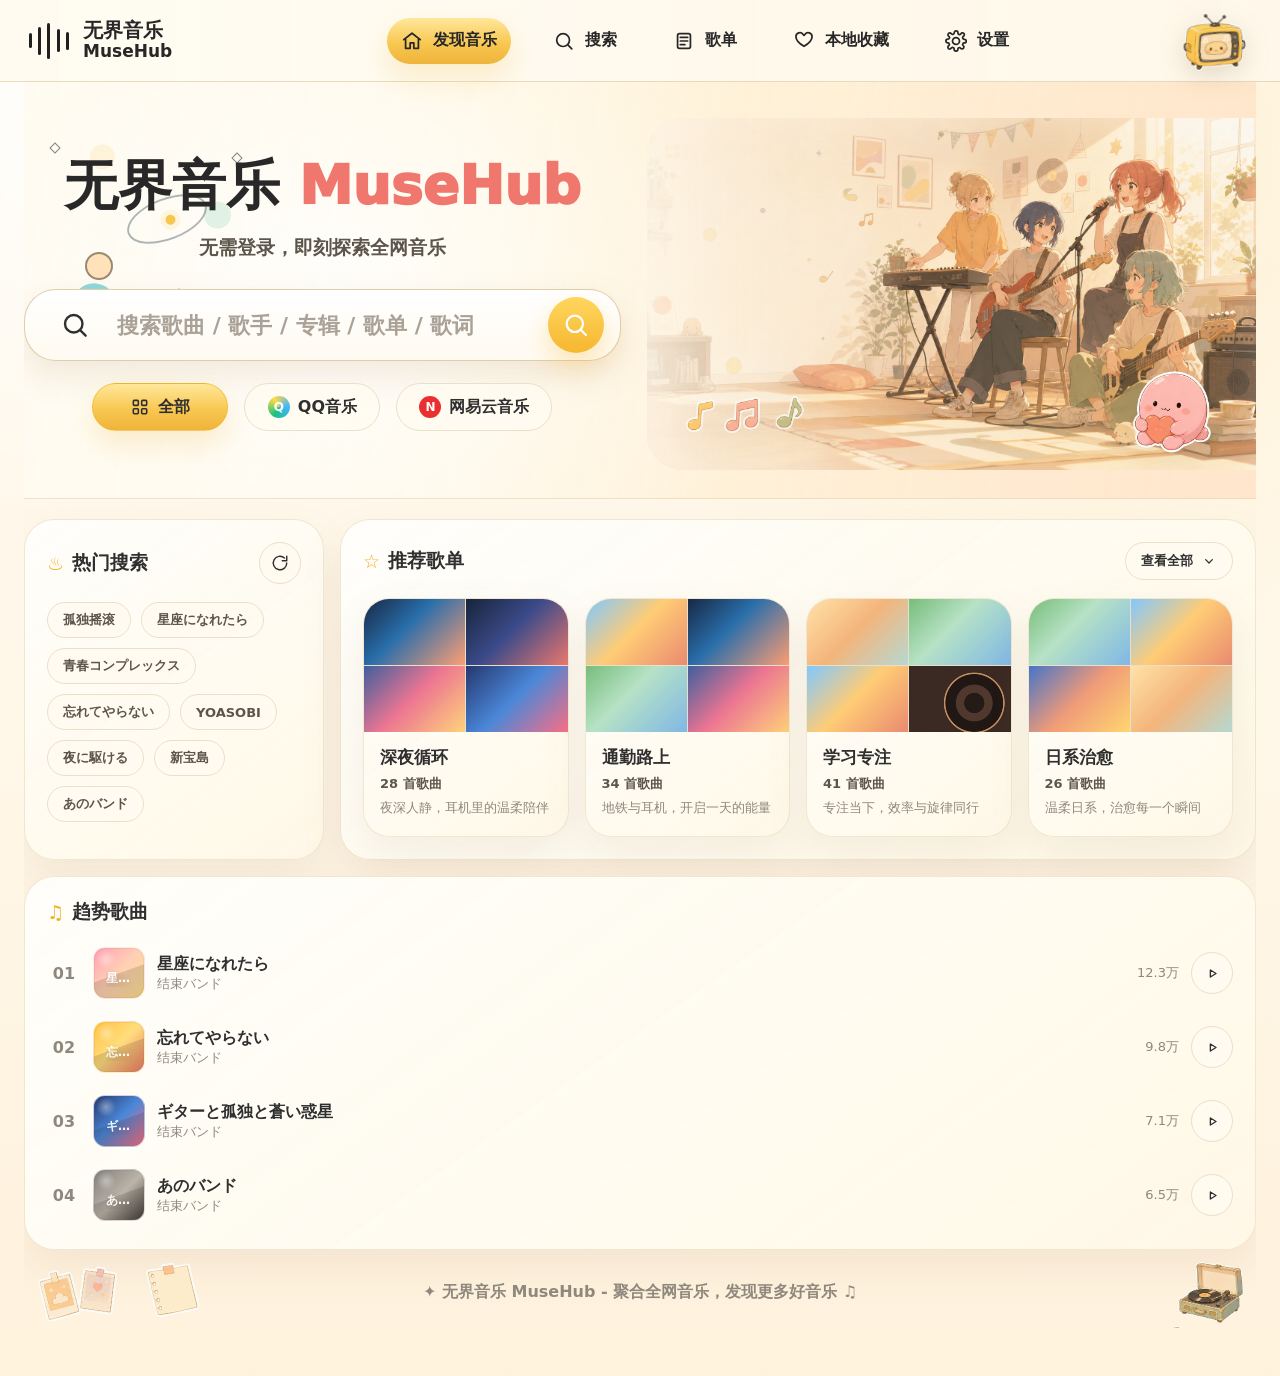
<file: index.html>
<!doctype html>
<html lang="zh-CN">
  <head>
    <meta charset="utf-8">
    <meta name="viewport" content="width=device-width, initial-scale=1, viewport-fit=cover">
    <meta name="theme-color" content="#fff7e8">
    <meta name="description" content="无界音乐 MuseHub 是一个温暖的纯前端音乐聚合探索平台，支持音乐搜索、播放、歌词、本地收藏、本地歌单与响应式体验。">
    <meta name="application-name" content="MuseHub">
    <meta name="apple-mobile-web-app-title" content="MuseHub">
    <meta property="og:locale" content="zh_CN">
    <meta property="og:type" content="website">
    <meta property="og:title" content="无界音乐 MuseHub">
    <meta property="og:description" content="无需登录，探索音乐、歌词和本地收藏的温暖前端音乐空间。">
    <meta property="og:image" content="./assets/bg/home-hero-room.webp">
    <meta name="twitter:card" content="summary_large_image">
    <meta name="twitter:title" content="无界音乐 MuseHub">
    <meta name="twitter:description" content="纯前端音乐搜索、播放、歌词与本地歌单体验。">
    <meta name="twitter:image" content="./assets/bg/home-hero-room.webp">
    <title>无界音乐 MuseHub - 发现音乐</title>
    <link rel="icon" href="./favicon.ico" sizes="any">
    <link rel="icon" type="image/png" sizes="32x32" href="./favicon-32x32.png">
    <link rel="apple-touch-icon" href="./apple-touch-icon.png">
    <link rel="manifest" href="./site.webmanifest">
    <link rel="preload" as="image" href="./assets/avatars/musehub-tv-avatar.png" fetchpriority="high">
    <link rel="prefetch" as="image" href="./assets/bg/home-hero-room.webp">
    <link rel="stylesheet" href="./css/reset.css?v=21">
    <link rel="stylesheet" href="./css/variables.css?v=21">
    <link rel="stylesheet" href="./css/layout.css?v=21">
    <link rel="stylesheet" href="./css/components.css?v=21">
    <link rel="stylesheet" href="./css/pages.css?v=21">
    <link rel="stylesheet" href="./css/polish.css?v=21">
    <link rel="stylesheet" href="./css/responsive.css?v=21">
  </head>
  <body>
    <div id="app" class="app-shell"></div>
    <div id="toast-root" aria-live="polite" aria-atomic="true"></div>

    <script src="./js/mock.js?v=21" defer></script>
    <script src="./js/storage.js?v=21" defer></script>
    <script src="./js/api.js?v=21" defer></script>
    <script src="./js/normalize.js?v=21" defer></script>
    <script src="./js/search-service.js?v=21" defer></script>
    <script src="./js/lyric-service.js?v=21" defer></script>
    <script src="./js/player-service.js?v=21" defer></script>
    <script src="./js/lyric.js?v=21" defer></script>
    <script src="./js/player.js?v=21" defer></script>
    <script src="./js/ui.js?v=21" defer></script>
    <script src="./js/router.js?v=21" defer></script>
    <script src="./js/main.js?v=21" defer></script>
  </body>
</html>
</file>
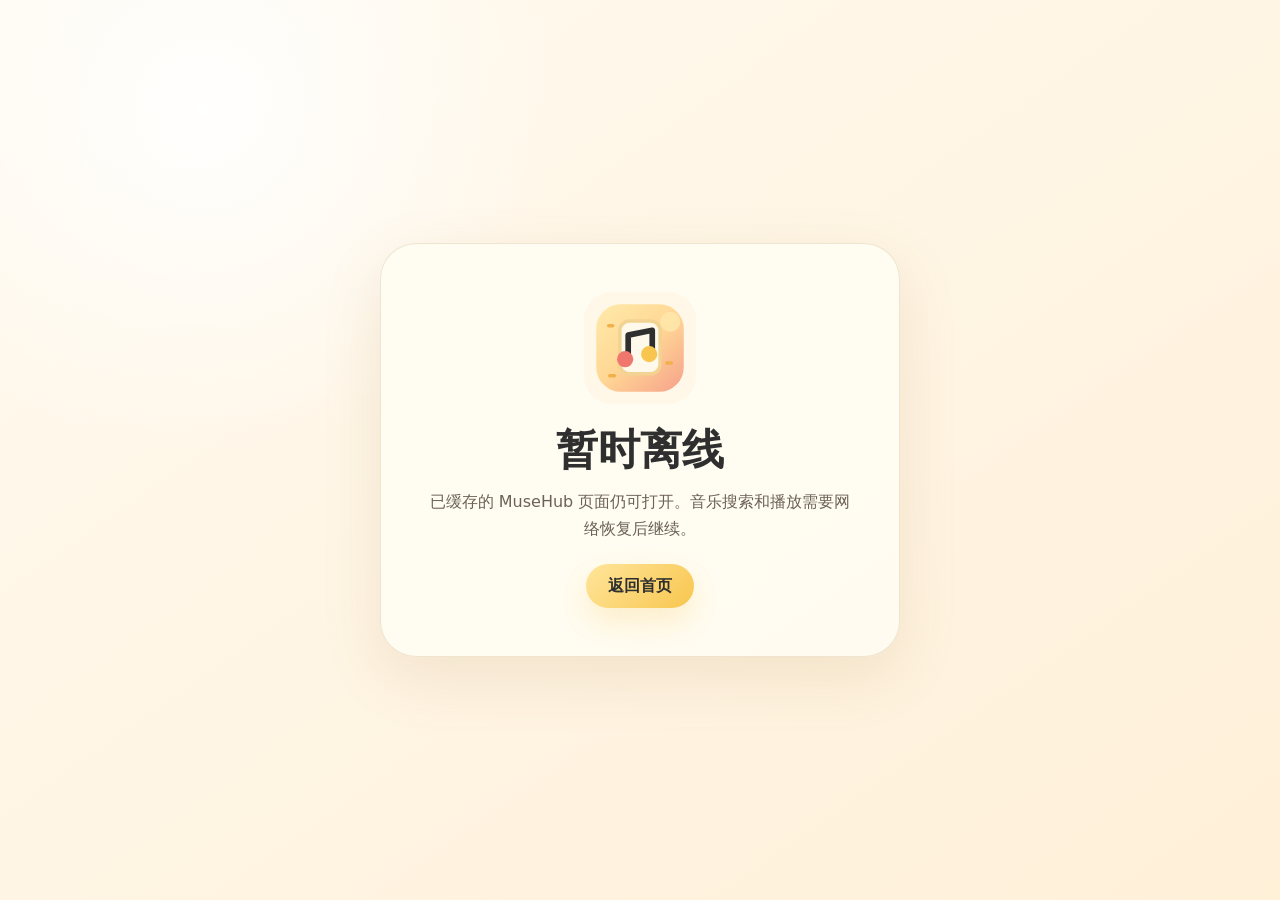
<file: offline.html>
<!doctype html>
<html lang="zh-CN">
  <head>
    <meta charset="utf-8">
    <meta name="viewport" content="width=device-width, initial-scale=1">
    <meta name="theme-color" content="#fff7e8">
    <title>MuseHub 离线中</title>
    <style>
      * { box-sizing: border-box; }
      body {
        min-height: 100vh;
        margin: 0;
        display: grid;
        place-items: center;
        padding: 24px;
        color: #2f2f2f;
        font-family: Inter, "PingFang SC", "Microsoft YaHei", system-ui, sans-serif;
        background:
          radial-gradient(circle at 16% 12%, rgba(255, 255, 255, .94), transparent 22rem),
          linear-gradient(145deg, #fffaf0, #fff0d8);
      }
      main {
        width: min(520px, 100%);
        padding: clamp(28px, 6vw, 48px);
        text-align: center;
        border: 1px solid rgba(234, 223, 200, .8);
        border-radius: 36px;
        background: rgba(255, 252, 242, .92);
        box-shadow: 0 20px 60px rgba(160, 120, 60, .14);
      }
      img {
        width: 112px;
        height: 112px;
        display: block;
        margin: 0 auto 18px;
      }
      h1 { margin: 0 0 10px; font-size: clamp(28px, 6vw, 42px); }
      p { margin: 0 0 22px; color: #6c6256; line-height: 1.7; }
      a {
        min-height: 44px;
        display: inline-flex;
        align-items: center;
        justify-content: center;
        padding: 0 22px;
        border-radius: 999px;
        color: #2f2f2f;
        font-weight: 800;
        text-decoration: none;
        background: linear-gradient(135deg, #ffe59a, #f8c64f);
        box-shadow: 0 14px 30px rgba(248, 198, 79, .24);
      }
    </style>
  </head>
  <body>
    <main>
      <img src="./assets/icons/musehub-mark.svg" alt="">
      <h1>暂时离线</h1>
      <p>已缓存的 MuseHub 页面仍可打开。音乐搜索和播放需要网络恢复后继续。</p>
      <a href="./#/home">返回首页</a>
    </main>
  </body>
</html>
</file>
<file: css/variables.css>
:root {
  --color-bg: #fff7e8;
  --color-bg-soft: #fffaf0;
  --color-bg-warm: #fff0d8;
  --color-card: rgba(255, 252, 242, 0.9);
  --color-card-strong: rgba(255, 249, 234, 0.96);
  --color-primary: #f8c64f;
  --color-primary-deep: #f3ae24;
  --color-primary-light: #ffe59a;
  --color-accent: #ef776e;
  --color-accent-soft: #ffe2d8;
  --color-mint: #94d8b7;
  --color-blue: #88b8f3;
  --color-purple: #b894f2;
  --color-text: #2f2f2f;
  --color-text-soft: #5c554b;
  --color-text-muted: #8f887d;
  --color-border: #eadfc8;
  --color-border-soft: rgba(234, 223, 200, 0.72);
  --color-white: #fffefa;
  --radius-xl: 34px;
  --radius-lg: 28px;
  --radius-md: 20px;
  --radius-sm: 14px;
  --radius-xs: 10px;
  --shadow-soft: 0 12px 32px rgba(160, 120, 60, 0.12);
  --shadow-card: 0 18px 46px rgba(178, 128, 66, 0.13);
  --shadow-glow: 0 24px 70px rgba(248, 198, 79, 0.24);
  --header-height: 82px;
  --page-max: 1640px;
  --ease-out: cubic-bezier(0.2, 0.8, 0.2, 1);
}

body.theme-mint {
  --color-bg: #f3fbf2;
  --color-bg-soft: #fbfff8;
  --color-bg-warm: #e9f7df;
  --color-card: rgba(250, 255, 247, 0.92);
  --color-card-strong: rgba(252, 255, 249, 0.96);
  --color-primary: #9dd982;
  --color-primary-deep: #6bbf63;
  --color-primary-light: #dff4b9;
  --color-accent: #58a889;
  --color-accent-soft: #dcf3e8;
  --color-text: #263a31;
  --color-text-soft: #53665c;
  --color-text-muted: #809087;
  --color-border: #dcebcf;
  --shadow-soft: 0 12px 32px rgba(86, 144, 82, 0.12);
}

body.theme-night {
  --color-bg: #eeeaf4;
  --color-bg-soft: #faf7f1;
  --color-bg-warm: #e5deed;
  --color-card: rgba(255, 250, 241, 0.9);
  --color-card-strong: rgba(255, 251, 244, 0.96);
  --color-primary: #f0c76a;
  --color-primary-deep: #c89142;
  --color-primary-light: #ffe7ab;
  --color-accent: #858dcc;
  --color-accent-soft: #e7e8ff;
  --color-text: #303044;
  --color-text-soft: #5b586f;
  --color-text-muted: #8a8499;
  --color-border: #ded2c3;
  --shadow-soft: 0 12px 32px rgba(83, 78, 112, 0.13);
}

body.theme-sakura {
  --color-bg: #fff2ee;
  --color-bg-soft: #fffaf5;
  --color-bg-warm: #ffe5df;
  --color-card: rgba(255, 250, 246, 0.92);
  --color-card-strong: rgba(255, 249, 246, 0.96);
  --color-primary: #ffc96f;
  --color-primary-deep: #ef9b6f;
  --color-primary-light: #ffe5b1;
  --color-accent: #ef888e;
  --color-accent-soft: #ffe1e5;
  --color-text: #3a2d2f;
  --color-text-soft: #675253;
  --color-text-muted: #967f7f;
  --color-border: #eed7cf;
  --shadow-soft: 0 12px 32px rgba(176, 102, 92, 0.12);
}
</file>
<file: css/layout.css>
body {
  background:
    radial-gradient(circle at 8% 8%, rgba(255, 255, 255, 0.85), transparent 26rem),
    radial-gradient(circle at 84% 10%, rgba(255, 220, 142, 0.28), transparent 34rem),
    linear-gradient(180deg, var(--color-bg-soft) 0%, var(--color-bg) 52%, #fff2dd 100%);
}

body.has-player-dock {
  padding-bottom: 108px;
}

.app-shell {
  min-height: 100vh;
  position: relative;
}

.site-main {
  position: relative;
  z-index: 1;
}

.page {
  width: min(var(--page-max), calc(100vw - 48px));
  margin: 0 auto;
  padding: 28px 0 42px;
}

.page--wide {
  width: min(1720px, calc(100vw - 48px));
}

.page--flush {
  width: 100%;
  max-width: none;
  padding: 0;
}

.content-band {
  width: min(var(--page-max), calc(100vw - 48px));
  margin: 0 auto;
}

.two-column {
  display: grid;
  grid-template-columns: minmax(0, 1fr) 420px;
  gap: 18px;
  align-items: start;
}

.sidebar-layout {
  display: grid;
  grid-template-columns: 230px minmax(0, 1fr);
  gap: 30px;
  align-items: start;
}

.settings-layout {
  display: grid;
  grid-template-columns: 230px minmax(0, 1fr);
  gap: 28px;
}

.main-grid {
  display: grid;
  gap: 18px;
}

.grid-2 {
  display: grid;
  grid-template-columns: repeat(2, minmax(0, 1fr));
  gap: 18px;
}

.grid-3 {
  display: grid;
  grid-template-columns: repeat(3, minmax(0, 1fr));
  gap: 18px;
}

.grid-4 {
  display: grid;
  grid-template-columns: repeat(4, minmax(0, 1fr));
  gap: 18px;
}

.grid-6 {
  display: grid;
  grid-template-columns: repeat(6, minmax(0, 1fr));
  gap: 16px;
}

.row {
  display: flex;
  align-items: center;
}

.row-between {
  display: flex;
  align-items: center;
  justify-content: space-between;
  gap: 14px;
}

.stack {
  display: grid;
  gap: 14px;
}

.surface {
  border: 1px solid var(--color-border-soft);
  border-radius: var(--radius-lg);
  background:
    linear-gradient(145deg, rgba(255, 255, 255, 0.66), rgba(255, 246, 224, 0.58)),
    var(--color-card);
  box-shadow: var(--shadow-soft);
  backdrop-filter: blur(16px);
}

.section-title {
  display: flex;
  align-items: center;
  gap: 8px;
  color: var(--color-text);
  font-size: 19px;
  font-weight: 800;
  letter-spacing: 0;
}

.section-title .title-mark {
  color: var(--color-primary-deep);
}

.muted {
  color: var(--color-text-muted);
}

.sr-only {
  position: absolute;
  width: 1px;
  height: 1px;
  padding: 0;
  margin: -1px;
  overflow: hidden;
  clip: rect(0, 0, 0, 0);
  white-space: nowrap;
  border: 0;
}

@media (max-width: 1180px) {
  .two-column,
  .settings-layout,
  .sidebar-layout {
    grid-template-columns: 1fr;
  }

  .grid-4,
  .grid-6 {
    grid-template-columns: repeat(3, minmax(0, 1fr));
  }
}

@media (max-width: 760px) {
  .page,
  .content-band,
  .page--wide {
    width: min(100% - 28px, var(--page-max));
  }

  .page {
    padding-top: 18px;
  }

  .grid-2,
  .grid-3,
  .grid-4,
  .grid-6 {
    grid-template-columns: 1fr;
  }
}
</file>
<file: css/components.css>
.site-header {
  position: sticky;
  top: 0;
  z-index: 20;
  height: var(--header-height);
  border-bottom: 1px solid rgba(218, 199, 162, 0.62);
  background:
    linear-gradient(90deg, rgba(255, 252, 242, 0.92), rgba(255, 247, 232, 0.88)),
    rgba(255, 250, 240, 0.88);
  backdrop-filter: blur(18px);
}

.header-inner {
  width: min(1720px, calc(100vw - 56px));
  height: 100%;
  margin: 0 auto;
  display: grid;
  grid-template-columns: 240px minmax(0, 1fr) 150px;
  align-items: center;
  gap: 22px;
}

.brand {
  display: inline-flex;
  align-items: center;
  gap: 13px;
  font-weight: 900;
  line-height: 1.05;
  color: #272727;
}

.brand-mark {
  position: relative;
  width: 42px;
  height: 38px;
  display: grid;
  grid-template-columns: repeat(5, 1fr);
  gap: 4px;
  align-items: center;
}

.brand-mark span {
  display: block;
  width: 3px;
  margin: 0 auto;
  border-radius: 999px;
  background: #202020;
}

.brand-mark span:nth-child(1) { height: 15px; }
.brand-mark span:nth-child(2) { height: 28px; }
.brand-mark span:nth-child(3) { height: 36px; }
.brand-mark span:nth-child(4) { height: 23px; }
.brand-mark span:nth-child(5) { height: 18px; }

.brand-title {
  display: grid;
  gap: 2px;
}

.brand-title strong {
  font-size: 20px;
  letter-spacing: 0;
}

.brand-title span {
  font-size: 17px;
  font-weight: 800;
}

.main-nav {
  display: flex;
  justify-content: center;
  align-items: center;
  gap: clamp(10px, 2.2vw, 34px);
}

.nav-link {
  min-height: 46px;
  display: inline-flex;
  align-items: center;
  gap: 10px;
  padding: 0 20px;
  border-radius: 999px;
  color: #272727;
  font-weight: 750;
  transition: transform 0.2s var(--ease-out), background 0.2s var(--ease-out), box-shadow 0.2s var(--ease-out);
}

.nav-link:hover {
  transform: translateY(-1px);
  background: rgba(255, 239, 199, 0.72);
}

.nav-link.is-active {
  background: linear-gradient(180deg, #ffefc6, #ffe7aa);
  box-shadow: inset 0 0 0 1px rgba(240, 189, 70, 0.28);
}

.header-avatar {
  justify-self: end;
}

.brand-tv-img {
  width: 74px;
  height: 66px;
  object-fit: contain;
  filter: drop-shadow(0 8px 12px rgba(114, 78, 31, 0.18));
  transform: rotate(4deg);
}

.tv-avatar {
  position: relative;
  width: 74px;
  height: 66px;
  transform: rotate(4deg);
}

.tv-avatar::before,
.tv-avatar::after {
  content: "";
  position: absolute;
  top: -8px;
  width: 16px;
  height: 2px;
  border-radius: 999px;
  background: #242424;
}

.tv-avatar::before {
  left: 20px;
  transform: rotate(42deg);
}

.tv-avatar::after {
  left: 35px;
  transform: rotate(-48deg);
}

.tv-shell {
  position: absolute;
  inset: 7px 6px 6px 5px;
  border: 3px solid #232323;
  border-radius: 16px 14px 18px 14px;
  background: linear-gradient(135deg, #ffe37f, #f2b23c);
  box-shadow: 0 8px 16px rgba(114, 78, 31, 0.18);
}

.tv-screen {
  position: absolute;
  inset: 10px 14px 12px 11px;
  display: grid;
  place-items: center;
  overflow: hidden;
  border: 2px solid #232323;
  border-radius: 11px;
  background:
    radial-gradient(circle at 35% 30%, #ffd2d7 0 16%, transparent 17%),
    linear-gradient(135deg, #ffb7c0, #f68f9c 54%, #ffd3a6);
}

.tv-face {
  position: relative;
  width: 35px;
  height: 35px;
  border-radius: 50% 50% 45% 45%;
  background: #ffd4c7;
}

.tv-face::before,
.tv-face::after {
  content: "";
  position: absolute;
  top: 14px;
  width: 4px;
  height: 6px;
  border-radius: 50%;
  background: #3d3434;
}

.tv-face::before { left: 9px; }
.tv-face::after { right: 9px; }

.tv-hair {
  position: absolute;
  left: 7px;
  top: -2px;
  width: 36px;
  height: 24px;
  border-radius: 18px 18px 12px 12px;
  background: #f68ca2;
  transform: rotate(-7deg);
}

.tv-knob {
  position: absolute;
  right: 5px;
  top: 22px;
  width: 7px;
  height: 7px;
  border-radius: 50%;
  background: #2d2926;
  box-shadow: 0 13px 0 #2d2926;
}

.btn,
.pill-btn,
.icon-btn,
.source-tab,
.category-tab,
.chip {
  display: inline-flex;
  align-items: center;
  justify-content: center;
  gap: 8px;
  border: 1px solid var(--color-border);
  border-radius: 999px;
  background: rgba(255, 251, 241, 0.76);
  color: var(--color-text);
  transition: transform 0.2s var(--ease-out), box-shadow 0.2s var(--ease-out), background 0.2s var(--ease-out), border 0.2s var(--ease-out);
}

.btn:hover,
.pill-btn:hover,
.icon-btn:hover,
.source-tab:hover,
.category-tab:hover,
.chip:hover {
  transform: translateY(-1px);
  box-shadow: 0 8px 22px rgba(163, 122, 61, 0.11);
}

.btn {
  min-height: 42px;
  padding: 0 18px;
  font-weight: 750;
}

.btn-primary {
  border-color: rgba(240, 181, 37, 0.44);
  background: linear-gradient(180deg, var(--color-primary-light), var(--color-primary));
  box-shadow: var(--shadow-glow);
}

.pill-btn {
  min-height: 38px;
  padding: 0 15px;
  font-size: 13px;
  font-weight: 700;
}

.icon-btn {
  width: 42px;
  height: 42px;
  padding: 0;
}

.spin-icon {
  animation: iconSpin 0.9s linear infinite;
}

.icon-btn.is-loading {
  pointer-events: none;
}

@keyframes iconSpin {
  to { transform: rotate(360deg); }
}

.icon-btn.is-large {
  width: 58px;
  height: 58px;
}

.icon-btn.is-primary {
  border-color: rgba(239, 174, 35, 0.58);
  background: linear-gradient(180deg, #ffd55f, #f6b832);
  color: #fff;
  box-shadow: var(--shadow-glow);
}

.icon-btn.is-favorite,
.favorite-btn.is-active {
  color: var(--color-accent);
  border-color: rgba(239, 119, 110, 0.28);
  background: rgba(255, 230, 222, 0.78);
}

.search-bar {
  width: min(760px, 100%);
  min-height: 72px;
  display: grid;
  grid-template-columns: 64px minmax(0, 1fr) 64px;
  align-items: center;
  gap: 8px;
  padding: 7px 8px 7px 18px;
  border: 1px solid rgba(223, 201, 164, 0.92);
  border-radius: 999px;
  background:
    linear-gradient(180deg, rgba(255, 255, 255, 0.93), rgba(255, 250, 240, 0.86)),
    var(--color-white);
  box-shadow: 0 14px 34px rgba(154, 113, 58, 0.14), inset 0 1px 0 rgba(255, 255, 255, 0.8);
}

.search-bar--compact {
  min-height: 58px;
  grid-template-columns: 54px minmax(0, 1fr) 52px;
  padding-left: 14px;
}

.search-bar input {
  width: 100%;
  min-width: 0;
  color: var(--color-text);
  font-size: 22px;
  font-weight: 650;
}

.search-bar--compact input {
  font-size: 19px;
}

.search-bar input::placeholder {
  color: #aaa197;
  font-weight: 600;
}

.search-submit {
  width: 56px;
  height: 56px;
  display: grid;
  place-items: center;
  border-radius: 50%;
  background: linear-gradient(180deg, #ffd65f, #f5b72f);
  color: #fff;
  box-shadow: 0 12px 26px rgba(245, 183, 47, 0.32);
}

.search-bar--compact .search-submit {
  width: 44px;
  height: 44px;
}

.source-tabs {
  display: flex;
  align-items: center;
  flex-wrap: wrap;
  gap: 16px;
}

.source-tab {
  min-width: 136px;
  min-height: 48px;
  padding: 0 22px;
  font-weight: 760;
}

.source-tab.is-active {
  border-color: rgba(239, 181, 39, 0.58);
  background: linear-gradient(180deg, #ffeaa9, #ffda6b);
}

.source-dot {
  width: 22px;
  height: 22px;
  display: inline-grid;
  place-items: center;
  border-radius: 50%;
  color: #fff;
  font-size: 12px;
  font-weight: 900;
}

.source-dot.qq {
  background: conic-gradient(from 210deg, #18c27e, #ffdb43, #44b5ff, #18c27e);
}

.source-dot.netease {
  background: #eb2f2f;
}

.source-pill {
  min-height: 30px;
  display: inline-flex;
  align-items: center;
  gap: 6px;
  padding: 0 12px;
  border: 1px solid var(--color-border);
  border-radius: 999px;
  background: rgba(255, 253, 246, 0.82);
  color: var(--color-text-soft);
  font-size: 12px;
  font-weight: 750;
  white-space: nowrap;
}

.chip {
  min-height: 36px;
  padding: 0 15px;
  color: var(--color-text-soft);
  font-size: 13px;
  font-weight: 700;
}

.chip.is-warm {
  background: #fff5dd;
}

.category-tabs {
  display: flex;
  align-items: center;
  gap: 28px;
  min-height: 58px;
  padding: 0 34px;
  border-bottom: 1px solid var(--color-border-soft);
}

.category-tab {
  position: relative;
  min-width: 76px;
  min-height: 42px;
  border-color: transparent;
  background: transparent;
  font-weight: 760;
  color: var(--color-text-soft);
}

.category-tab.is-active {
  color: var(--color-text);
}

.category-tab.is-active::after {
  content: "";
  position: absolute;
  left: 18px;
  right: 18px;
  bottom: -9px;
  height: 4px;
  border-radius: 999px;
  background: var(--color-primary);
}

.category-tab.is-disabled {
  opacity: 0.54;
  cursor: default;
}

.category-tab.is-disabled:hover {
  transform: none;
  border-color: var(--color-border);
  background: rgba(255, 252, 244, 0.8);
}

.cover {
  position: relative;
  overflow: hidden;
  border-radius: 18px;
  border: 1px solid rgba(255, 255, 255, 0.62);
  background: var(--cover-bg, linear-gradient(135deg, #ffcf7a, #ef776e));
  box-shadow: inset 0 0 0 1px rgba(120, 80, 42, 0.08);
}

.cover.has-cover-image {
  background-image: var(--cover-image), linear-gradient(135deg, #ffcf7a, #ef776e);
  background-size: cover;
  background-position: center;
}

.cover img {
  position: absolute;
  inset: 0;
  z-index: 0;
  width: 100%;
  height: 100%;
  object-fit: cover;
}

.cover.has-cover-image::after {
  content: none;
}

.cover::before {
  content: "";
  position: absolute;
  inset: 0;
  z-index: 1;
  background:
    radial-gradient(circle at 24% 22%, rgba(255, 255, 255, 0.38), transparent 18%),
    linear-gradient(160deg, transparent 0 50%, rgba(39, 30, 25, 0.15) 51% 100%);
}

.cover::after {
  content: attr(data-label);
  position: absolute;
  left: 12px;
  right: 12px;
  bottom: 11px;
  z-index: 2;
  color: rgba(255, 255, 255, 0.92);
  font-size: 12px;
  font-weight: 850;
  text-shadow: 0 2px 8px rgba(42, 22, 18, 0.25);
  white-space: nowrap;
  overflow: hidden;
  text-overflow: ellipsis;
}

.cover-sm {
  width: 52px;
  height: 52px;
  border-radius: 12px;
}

.cover-md {
  width: 86px;
  height: 86px;
}

.cover-lg {
  width: min(100%, 560px);
  aspect-ratio: 1.36 / 1;
  border-radius: 22px;
}

.cover-xl {
  width: min(100%, 520px);
  aspect-ratio: 1.5 / 1;
  border-radius: 26px;
}

.tone-sunset { --cover-bg: linear-gradient(135deg, #4775c8 0%, #f09b78 50%, #ffd66f 100%); }
.tone-room { --cover-bg: linear-gradient(135deg, #ffe2a8 0%, #f4b57b 48%, #b6d8d2 100%); }
.tone-dusk { --cover-bg: linear-gradient(135deg, #3f5f9e 0%, #ec7592 48%, #ffd27a 100%); }
.tone-vinyl { --cover-bg: radial-gradient(circle at 64% 56%, #241a16 0 13%, #51382e 14% 24%, #211816 25% 38%, #c78e5d 39% 40%, #3b2a23 41%), linear-gradient(135deg, #d8a86c, #4d3227); }
.tone-garden { --cover-bg: linear-gradient(135deg, #78bd7a 0%, #b6e2c5 42%, #80b7e6 100%); }
.tone-city { --cover-bg: linear-gradient(135deg, #182845 0%, #296eaa 42%, #ff9e74 100%); }
.tone-yellow { --cover-bg: linear-gradient(135deg, #ffc13f 0%, #ffdd7e 48%, #f07d64 100%); }
.tone-blue { --cover-bg: linear-gradient(135deg, #26376e 0%, #4a87d8 48%, #fb6f85 100%); }
.tone-gray { --cover-bg: linear-gradient(135deg, #807d7a 0%, #bbb4a9 52%, #3d3733 100%); }
.tone-sky { --cover-bg: linear-gradient(135deg, #81c8ff 0%, #ffcc75 48%, #e98a70 100%); }
.tone-night { --cover-bg: linear-gradient(135deg, #17243b 0%, #3b4b8a 46%, #ec786d 100%); }
.tone-pink { --cover-bg: linear-gradient(135deg, #ff9eb5 0%, #ffd0b4 48%, #ffe18f 100%); }

.cover-collage {
  display: grid;
  grid-template-columns: repeat(2, 1fr);
  grid-template-rows: repeat(2, 1fr);
  gap: 1px;
  overflow: hidden;
  border-radius: 18px 18px 0 0;
  background: var(--color-border);
}

.cover-collage span {
  display: block;
  min-height: 66px;
  background: var(--cover-bg);
}

.playlist-card {
  overflow: hidden;
  min-height: 238px;
}

.playlist-card-body {
  padding: 14px 16px 18px;
}

.playlist-card h3 {
  font-size: 17px;
  font-weight: 850;
  margin-bottom: 6px;
}

.playlist-card p {
  color: var(--color-text-muted);
  font-size: 13px;
  line-height: 1.55;
}

.playlist-count {
  color: var(--color-text-soft);
  font-size: 13px;
  font-weight: 750;
  margin-bottom: 5px;
}

.playlist-card.is-add {
  min-height: 238px;
  display: grid;
  place-items: center;
  border-style: dashed;
  background: rgba(255, 250, 239, 0.54);
}

.add-playlist-content {
  display: grid;
  justify-items: center;
  gap: 12px;
  color: var(--color-text-soft);
  font-weight: 800;
}

.song-list {
  display: grid;
  gap: 8px;
}

.song-row {
  display: grid;
  grid-template-columns: minmax(240px, 1.45fr) minmax(130px, 0.8fr) 70px minmax(180px, 0.9fr) 110px;
  align-items: center;
  gap: 16px;
  min-height: 70px;
  padding: 8px 14px;
  border: 1px solid rgba(235, 223, 202, 0.7);
  border-radius: 18px;
  background: rgba(255, 252, 244, 0.72);
  transition: transform 0.2s var(--ease-out), background 0.2s var(--ease-out), border 0.2s var(--ease-out);
}

.song-row:hover,
.song-row.is-playing {
  transform: translateY(-1px);
  border-color: rgba(246, 195, 82, 0.62);
  background: rgba(255, 248, 229, 0.92);
}

.song-main {
  display: flex;
  align-items: center;
  gap: 12px;
  min-width: 0;
}

.song-cover-wrap {
  position: relative;
  flex: 0 0 auto;
}

.song-cover-wrap .quick-play {
  position: absolute;
  right: -8px;
  top: 50%;
  z-index: 3;
  width: 30px;
  height: 30px;
  transform: translateY(-50%);
  border: 2px solid #fff8ec;
  background: #fffdf8;
}

.song-title,
.song-artist,
.song-album {
  min-width: 0;
  overflow: hidden;
  text-overflow: ellipsis;
  white-space: nowrap;
}

.song-title {
  display: flex;
  align-items: center;
  gap: 7px;
  font-weight: 850;
}

.song-artist,
.song-album,
.song-duration {
  color: var(--color-text-muted);
  font-size: 13px;
}

.song-tags {
  display: inline-flex;
  align-items: center;
  gap: 5px;
}

.tag {
  display: inline-flex;
  align-items: center;
  min-height: 18px;
  padding: 0 5px;
  border: 1px solid rgba(255, 174, 72, 0.48);
  border-radius: 5px;
  color: #e58d25;
  font-size: 11px;
  font-weight: 850;
  background: rgba(255, 247, 222, 0.82);
}

.song-sources {
  display: flex;
  align-items: center;
  gap: 9px;
  flex-wrap: wrap;
}

.song-actions {
  display: flex;
  align-items: center;
  justify-content: flex-end;
  gap: 8px;
}

.song-index-row {
  display: grid;
  grid-template-columns: 34px 52px minmax(0, 1fr) auto auto;
  align-items: center;
  gap: 12px;
  min-height: 64px;
}

.song-rank {
  color: var(--color-text-muted);
  font-weight: 850;
  text-align: center;
}

.mini-player {
  padding: 20px;
}

.mini-player-main {
  display: grid;
  grid-template-columns: 68px minmax(0, 1fr) auto auto auto;
  align-items: center;
  gap: 14px;
}

.mini-player h3 {
  font-size: 15px;
  font-weight: 850;
  overflow: hidden;
  text-overflow: ellipsis;
  white-space: nowrap;
}

.mini-player p {
  color: var(--color-text-muted);
  font-size: 13px;
  margin-top: 4px;
}

.progress-line {
  display: grid;
  grid-template-columns: minmax(0, 1fr) auto;
  align-items: center;
  gap: 14px;
  margin-top: 14px;
}

.range {
  width: 100%;
  height: 4px;
  border-radius: 999px;
  background: linear-gradient(90deg, var(--color-primary) var(--value, 30%), rgba(222, 204, 174, 0.66) var(--value, 30%));
  appearance: none;
}

.range::-webkit-slider-runnable-track {
  height: 4px;
  border-radius: 999px;
}

.range::-webkit-slider-thumb {
  width: 13px;
  height: 13px;
  margin-top: -4.5px;
  border: 0;
  border-radius: 50%;
  background: var(--color-primary);
  box-shadow: 0 0 0 4px rgba(248, 198, 79, 0.18);
  appearance: none;
}

.range::-moz-range-track {
  height: 4px;
  border-radius: 999px;
}

.range::-moz-range-thumb {
  width: 13px;
  height: 13px;
  border: 0;
  border-radius: 50%;
  background: var(--color-primary);
}

.player-dock {
  position: fixed;
  left: 22px;
  right: 22px;
  bottom: 18px;
  z-index: 30;
  display: grid;
  grid-template-columns: 270px 170px minmax(220px, 1fr) 120px 220px 128px;
  align-items: center;
  gap: 20px;
  min-height: 82px;
  padding: 14px 20px;
  border: 1px solid rgba(229, 211, 181, 0.82);
  border-radius: 26px;
  background:
    linear-gradient(180deg, rgba(255, 255, 255, 0.9), rgba(255, 248, 231, 0.9)),
    rgba(255, 250, 240, 0.86);
  box-shadow: 0 18px 56px rgba(137, 101, 58, 0.18);
  backdrop-filter: blur(18px);
}

.player-dock.is-hidden {
  display: none;
}

.player-track {
  display: grid;
  grid-template-columns: 56px minmax(0, 1fr);
  align-items: center;
  gap: 12px;
  min-width: 0;
}

.player-track h3 {
  font-size: 15px;
  font-weight: 850;
  overflow: hidden;
  text-overflow: ellipsis;
  white-space: nowrap;
}

.player-track p {
  color: var(--color-text-muted);
  font-size: 13px;
  margin-top: 4px;
  overflow: hidden;
  text-overflow: ellipsis;
  white-space: nowrap;
}

.player-controls {
  display: flex;
  align-items: center;
  justify-content: center;
  gap: 12px;
}

.time-progress {
  display: grid;
  grid-template-columns: 46px minmax(0, 1fr) 46px;
  align-items: center;
  gap: 10px;
  color: var(--color-text-muted);
  font-size: 12px;
  font-weight: 700;
}

.volume-control {
  display: grid;
  grid-template-columns: 22px minmax(0, 1fr);
  align-items: center;
  gap: 8px;
}

.source-switch {
  display: flex;
  align-items: center;
  gap: 8px;
  justify-content: center;
}

.side-menu {
  position: sticky;
  top: calc(var(--header-height) + 24px);
  display: grid;
  align-content: start;
  gap: 8px;
  padding: 18px;
  border-right: 1px solid rgba(232, 214, 182, 0.7);
}

.side-menu-item {
  min-height: 46px;
  display: flex;
  align-items: center;
  gap: 12px;
  padding: 0 16px;
  border-radius: 999px;
  color: var(--color-text-soft);
  font-weight: 760;
}

.side-menu-item.is-active {
  color: var(--color-text);
  background: linear-gradient(180deg, #ffeebc, #ffdf82);
  box-shadow: inset 0 0 0 1px rgba(237, 181, 44, 0.28);
}

.side-menu-divider {
  height: 1px;
  margin: 22px 10px;
  background: var(--color-border);
}

.setting-card,
.stat-card,
.info-card {
  border: 1px solid var(--color-border-soft);
  border-radius: var(--radius-lg);
  background: rgba(255, 252, 243, 0.78);
  box-shadow: var(--shadow-soft);
}

.stat-card {
  min-height: 112px;
  display: grid;
  grid-template-columns: 96px minmax(0, 1fr);
  align-items: center;
  gap: 16px;
  padding: 18px 24px;
}

.stat-illus {
  width: 78px;
  height: 78px;
  display: grid;
  place-items: center;
  border-radius: 24px;
  background: linear-gradient(135deg, #fff2ba, #ffd4bf);
  font-size: 42px;
}

.stat-card h3 {
  font-size: 15px;
  font-weight: 760;
}

.stat-number {
  margin-top: 4px;
  font-size: 30px;
  font-weight: 900;
  line-height: 1;
}

.setting-card {
  padding: 22px;
}

.setting-card h3 {
  margin-bottom: 5px;
  font-size: 18px;
  font-weight: 850;
}

.setting-card > p {
  margin-bottom: 18px;
  color: var(--color-text-muted);
  font-size: 13px;
}

.option-grid {
  display: grid;
  grid-template-columns: repeat(3, minmax(0, 1fr));
  gap: 14px;
}

.option-grid.option-grid-2 {
  grid-template-columns: repeat(2, minmax(0, 1fr));
}

.option-card {
  min-height: 104px;
  padding: 16px;
  display: grid;
  align-content: center;
  gap: 8px;
  border: 1px solid var(--color-border);
  border-radius: 16px;
  background: rgba(255, 251, 242, 0.68);
  text-align: left;
}

.option-card.is-active {
  border-color: var(--color-primary-deep);
  background: rgba(255, 244, 207, 0.78);
}

.option-card strong {
  display: flex;
  align-items: center;
  gap: 8px;
  font-size: 15px;
}

.option-card span {
  color: var(--color-text-muted);
  font-size: 12px;
  line-height: 1.5;
}

.theme-card {
  overflow: hidden;
  padding: 0;
}

.theme-preview {
  height: 82px;
  background: var(--cover-bg);
}

.theme-card strong,
.theme-card span {
  margin-left: 14px;
  margin-right: 14px;
}

.theme-card strong {
  margin-top: 12px;
}

.theme-card span {
  margin-bottom: 14px;
}

.toggle-list {
  display: grid;
  gap: 14px;
}

.toggle-row {
  display: flex;
  align-items: center;
  justify-content: space-between;
  gap: 14px;
  min-height: 42px;
}

.toggle-row strong {
  display: flex;
  align-items: center;
  gap: 8px;
  font-size: 14px;
}

.switch {
  width: 46px;
  height: 26px;
  position: relative;
  border: 1px solid rgba(226, 199, 149, 0.9);
  border-radius: 999px;
  background: #f5ead6;
}

.switch::after {
  content: "";
  position: absolute;
  top: 3px;
  left: 3px;
  width: 18px;
  height: 18px;
  border-radius: 50%;
  background: #fff;
  box-shadow: 0 3px 8px rgba(130, 100, 55, 0.18);
  transition: transform 0.2s var(--ease-out);
}

.switch.is-on {
  border-color: rgba(239, 172, 36, 0.52);
  background: var(--color-primary);
}

.switch.is-on::after {
  transform: translateX(20px);
}

.table-card {
  overflow: hidden;
  border: 1px solid var(--color-border-soft);
  border-radius: var(--radius-lg);
  background: rgba(255, 252, 243, 0.78);
  box-shadow: var(--shadow-soft);
}

.table-head,
.favorite-row {
  display: grid;
  grid-template-columns: 50px minmax(230px, 1.4fr) minmax(130px, 0.8fr) minmax(120px, 0.7fr) minmax(150px, 0.8fr) 130px;
  align-items: center;
  gap: 12px;
  padding: 0 28px;
}

.table-head {
  min-height: 42px;
  color: var(--color-text-muted);
  border-top: 1px solid var(--color-border-soft);
  border-bottom: 1px solid var(--color-border-soft);
  font-size: 12px;
  font-weight: 800;
}

.favorite-row {
  min-height: 60px;
  border-bottom: 1px solid rgba(233, 220, 195, 0.56);
  font-size: 13px;
}

.favorite-row:last-child {
  border-bottom: 0;
}

.favorite-song-cell {
  display: grid;
  grid-template-columns: 38px minmax(0, 1fr);
  align-items: center;
  gap: 12px;
  min-width: 0;
}

.empty-state {
  min-height: 220px;
  display: grid;
  place-items: center;
  color: var(--color-text-muted);
  text-align: center;
}

.empty-asset {
  width: 112px;
  height: 112px;
  object-fit: contain;
  margin: 0 auto 14px;
  filter: drop-shadow(0 10px 18px rgba(162, 118, 72, 0.15));
}

.empty-state strong {
  display: block;
  margin-bottom: 8px;
  color: var(--color-text);
  font-size: 18px;
}

.toast {
  position: fixed;
  left: 50%;
  bottom: 114px;
  z-index: 60;
  min-width: 180px;
  padding: 12px 18px;
  border: 1px solid var(--color-border);
  border-radius: 999px;
  background: rgba(255, 252, 243, 0.94);
  box-shadow: var(--shadow-card);
  color: var(--color-text-soft);
  font-size: 14px;
  font-weight: 760;
  transform: translate(-50%, 12px);
  opacity: 0;
  pointer-events: none;
  transition: opacity 0.2s var(--ease-out), transform 0.2s var(--ease-out);
}

.toast.is-visible {
  transform: translate(-50%, 0);
  opacity: 1;
}

.decor-note {
  color: var(--color-primary-deep);
  font-weight: 900;
}

.doodle {
  position: absolute;
  pointer-events: none;
  user-select: none;
}

.sticker-line {
  display: inline-flex;
  align-items: center;
  gap: 12px;
  color: var(--color-text-muted);
  font-weight: 700;
}

@media (max-width: 1320px) {
  .header-inner {
    grid-template-columns: 220px minmax(0, 1fr) 90px;
  }

  .nav-link {
    padding: 0 14px;
  }

  .player-dock {
    grid-template-columns: 230px 150px minmax(160px, 1fr) 110px;
  }

  .player-dock .source-switch,
  .player-dock .dock-extra {
    display: none;
  }
}

@media (max-width: 980px) {
  .site-header {
    height: auto;
    min-height: var(--header-height);
  }

  .header-inner {
    width: min(100% - 28px, 900px);
    grid-template-columns: 1fr auto;
    padding: 12px 0;
  }

  .main-nav {
    grid-column: 1 / -1;
    justify-content: flex-start;
    overflow-x: auto;
    padding-bottom: 4px;
  }

  .header-avatar {
    grid-column: 2;
    grid-row: 1;
  }

  .player-dock {
    grid-template-columns: 1fr auto;
    left: 12px;
    right: 12px;
    gap: 12px;
  }

  .player-dock .time-progress,
  .player-dock .volume-control,
  .player-dock .source-switch,
  .player-dock .dock-extra {
    display: none;
  }

  .song-row {
    grid-template-columns: minmax(0, 1fr) auto;
  }

  .song-row .song-album,
  .song-row .song-duration,
  .song-row .song-sources {
    display: none;
  }

  .table-head {
    display: none;
  }

  .favorite-row {
    grid-template-columns: 38px minmax(0, 1fr) 110px;
  }

  .favorite-row > :nth-child(3),
  .favorite-row > :nth-child(4),
  .favorite-row > :nth-child(5) {
    display: none;
  }

  .option-grid,
  .option-grid.option-grid-2 {
    grid-template-columns: 1fr;
  }
}

@media (max-width: 620px) {
  .brand-title strong {
    font-size: 17px;
  }

  .brand-title span,
  .nav-link span {
    font-size: 14px;
  }

  .search-bar {
    min-height: 60px;
    grid-template-columns: 44px minmax(0, 1fr) 48px;
    padding-left: 12px;
  }

  .search-bar input {
    font-size: 16px;
  }

  .search-submit {
    width: 44px;
    height: 44px;
  }

  .source-tab {
    min-width: 0;
    flex: 1 1 130px;
  }

  .mini-player-main {
    grid-template-columns: 56px minmax(0, 1fr) auto;
  }

  .mini-player-main .js-favorite,
  .mini-player-main .js-next {
    display: none;
  }
}
</file>
<file: css/pages.css>
.home-page {
  padding-top: 0;
  overflow: hidden;
}

.home-hero {
  position: relative;
  min-height: 408px;
  overflow: hidden;
  display: grid;
  grid-template-columns: minmax(500px, 0.98fr) minmax(460px, 1fr);
  align-items: center;
  gap: 26px;
  margin: 0 calc((100vw - min(var(--page-max), calc(100vw - 48px))) / -2);
  padding: 36px calc((100vw - min(var(--page-max), calc(100vw - 48px))) / 2) 28px;
  border-bottom: 1px solid rgba(231, 210, 176, 0.62);
  background:
    radial-gradient(circle at 26% 56%, rgba(255, 255, 255, 0.88), transparent 27rem),
    linear-gradient(100deg, rgba(255, 251, 240, 0.98) 0%, rgba(255, 244, 219, 0.92) 46%, rgba(255, 224, 196, 0.78) 100%);
}

.home-hero::before {
  content: "";
  position: absolute;
  inset: 0;
  background-image:
    radial-gradient(circle at 8% 18%, rgba(248, 198, 79, 0.16) 0 12px, transparent 13px),
    radial-gradient(circle at 17% 32%, rgba(148, 216, 183, 0.28) 0 13px, transparent 14px),
    radial-gradient(circle at 54% 20%, rgba(239, 119, 110, 0.12) 0 6px, transparent 7px);
  pointer-events: none;
}

.hero-copy {
  position: relative;
  z-index: 1;
  display: grid;
  justify-items: center;
  text-align: center;
}

.hero-title {
  color: #282828;
  font-size: clamp(42px, 4.2vw, 66px);
  font-weight: 950;
  line-height: 1.08;
  letter-spacing: 0;
}

.hero-title span {
  color: var(--color-accent);
}

.hero-subtitle {
  margin: 20px 0 28px;
  color: var(--color-text-soft);
  font-size: 19px;
  font-weight: 750;
}

.hero-tabs {
  margin-top: 22px;
  justify-content: center;
}

.hero-doodles {
  position: absolute;
  left: clamp(20px, 4vw, 74px);
  top: 52px;
  width: 210px;
  height: 260px;
  color: rgba(60, 58, 54, 0.62);
}

.orbit-doodle {
  position: absolute;
  left: 74px;
  top: 64px;
  width: 84px;
  height: 42px;
  border: 2px solid rgba(87, 104, 112, 0.48);
  border-radius: 50%;
  transform: rotate(-21deg);
}

.orbit-doodle::before {
  content: "";
  position: absolute;
  left: 38px;
  top: 16px;
  width: 10px;
  height: 10px;
  border-radius: 50%;
  background: var(--color-primary);
  box-shadow: 0 0 0 5px rgba(248, 198, 79, 0.14);
}

.tiny-star {
  position: absolute;
  width: 8px;
  height: 8px;
  border: 1px solid currentColor;
  transform: rotate(45deg);
}

.tiny-star:nth-child(1) { left: 0; top: 10px; }
.tiny-star:nth-child(2) { right: 20px; top: 20px; }
.tiny-star:nth-child(3) { left: 124px; top: 156px; }

.person-doodle {
  position: absolute;
  left: 6px;
  bottom: 0;
  width: 96px;
  height: 142px;
}

.person-doodle::before {
  content: "";
  position: absolute;
  left: 28px;
  top: 0;
  width: 28px;
  height: 28px;
  border-radius: 50%;
  background: #ffe1ba;
  border: 2px solid rgba(82, 77, 66, 0.58);
}

.person-doodle::after {
  content: "";
  position: absolute;
  left: 18px;
  top: 31px;
  width: 44px;
  height: 72px;
  border-radius: 24px 24px 10px 10px;
  background: #8ed8da;
  transform: rotate(-12deg);
}

.room-hero {
  position: relative;
  z-index: 1;
  min-height: 352px;
  overflow: hidden;
  border-radius: 36px 0 0 36px;
  background:
    linear-gradient(90deg, rgba(255, 247, 232, 0.1), rgba(255, 224, 198, 0.08)),
    url("../assets/bg/home-hero-room.webp") center / cover no-repeat;
  box-shadow: inset 34px 0 72px rgba(255, 247, 232, 0.66);
}

.room-hero::before {
  content: "";
  position: absolute;
  inset: 0;
  background:
    linear-gradient(90deg, rgba(255, 247, 232, 0.5), transparent 24%, rgba(255, 255, 255, 0.04) 100%),
    radial-gradient(circle at 76% 82%, rgba(248, 198, 79, 0.14), transparent 10rem);
}

.hero-sticker {
  position: absolute;
  z-index: 2;
  object-fit: contain;
  pointer-events: none;
  filter: drop-shadow(0 10px 18px rgba(126, 82, 48, 0.12));
}

.hero-sticker--notes {
  left: 32px;
  bottom: 30px;
  width: 132px;
  opacity: 0.72;
}

.hero-sticker--pink {
  right: 38px;
  bottom: 10px;
  width: 92px;
}

.room-window {
  position: absolute;
  right: 130px;
  top: 28px;
  width: 210px;
  height: 148px;
  border: 12px solid rgba(255, 242, 213, 0.9);
  border-radius: 28px;
  background:
    linear-gradient(90deg, rgba(255, 255, 255, 0.46) 49%, rgba(255, 242, 213, 0.86) 50% 53%, rgba(255, 255, 255, 0.16) 54%),
    linear-gradient(180deg, #fff1c7 0%, #ffd6a4 56%, #f3a27d 100%);
  box-shadow: 0 22px 44px rgba(155, 98, 56, 0.14);
}

.room-poster {
  position: absolute;
  right: 28px;
  top: 45px;
  width: 82px;
  height: 108px;
  border: 8px solid rgba(255, 247, 227, 0.95);
  border-radius: 8px;
  background:
    linear-gradient(135deg, rgba(239, 119, 110, 0.36), transparent 62%),
    linear-gradient(180deg, #ffd7c0, #ffe9bf);
  box-shadow: 0 14px 26px rgba(130, 94, 54, 0.12);
}

.room-poster::after {
  content: "MUSE";
  position: absolute;
  left: 10px;
  bottom: 12px;
  color: rgba(67, 60, 52, 0.52);
  font-weight: 900;
  transform: rotate(-8deg);
}

.band-scene {
  position: absolute;
  left: 80px;
  right: 62px;
  bottom: 18px;
  height: 245px;
}

.band-member {
  position: absolute;
  bottom: 8px;
  width: 92px;
  height: 190px;
  border-radius: 50px 50px 26px 26px;
  background: linear-gradient(180deg, var(--hair), var(--shirt) 38%, #34333a 39% 100%);
  box-shadow: 0 16px 26px rgba(90, 65, 48, 0.13);
}

.band-member::before {
  content: "";
  position: absolute;
  left: 22px;
  top: 42px;
  width: 48px;
  height: 52px;
  border-radius: 50% 50% 46% 46%;
  background: #ffd6bc;
  box-shadow: inset 0 -9px 0 rgba(242, 181, 155, 0.22);
}

.band-member::after {
  content: "";
  position: absolute;
  left: -18px;
  top: 106px;
  width: 135px;
  height: 42px;
  border-radius: 22px;
  background: linear-gradient(90deg, #5a3328, #b2683d);
  transform: rotate(-17deg);
  box-shadow: 40px -4px 0 -16px rgba(50, 34, 28, 0.92);
}

.band-member:nth-child(1) {
  --hair: #4c6d95;
  --shirt: #e4c7af;
  left: 26px;
  transform: scale(1.04);
}

.band-member:nth-child(2) {
  --hair: #f1b84d;
  --shirt: #fff2d5;
  left: 142px;
  transform: scale(0.92);
}

.band-member:nth-child(3) {
  --hair: #f1a6ba;
  --shirt: #f7cad3;
  left: 250px;
  transform: scale(1.12);
}

.band-member:nth-child(4) {
  --hair: #d94e41;
  --shirt: #fff1dd;
  left: 380px;
  transform: scale(1.08);
}

.amp-stack {
  position: absolute;
  left: 18px;
  bottom: 0;
  width: 92px;
  height: 68px;
  border-radius: 12px;
  background: linear-gradient(180deg, #b89974, #5a4435);
  box-shadow: inset 0 0 0 8px rgba(43, 35, 29, 0.18);
}

.home-panels {
  display: grid;
  grid-template-columns: 320px minmax(0, 1fr) 420px;
  gap: 16px;
  margin-top: 20px;
}

.hot-search-card,
.recommend-card,
.trend-card {
  padding: 22px;
}

.hot-chip-grid {
  display: flex;
  flex-wrap: wrap;
  gap: 10px;
  margin-top: 18px;
}

.recommend-head {
  margin-bottom: 18px;
}

.playlist-strip {
  display: grid;
  grid-template-columns: repeat(4, minmax(0, 1fr));
  gap: 16px;
}

.home-trend-list {
  display: grid;
  gap: 10px;
  margin-top: 16px;
}

.home-footer-decor {
  position: relative;
  display: grid;
  place-items: center;
  min-height: 84px;
  color: var(--color-text-muted);
  font-weight: 760;
}

.home-footer-decor::before,
.home-footer-decor::after {
  content: "";
  position: absolute;
  bottom: 6px;
  width: 190px;
  height: 70px;
  opacity: 0.88;
}

.home-footer-decor::before {
  left: 8px;
  background: url("../assets/images/paper-stickers.png") left center / contain no-repeat;
  transform: rotate(-5deg);
}

.home-footer-decor::after {
  right: 8px;
  background: url("../assets/images/turntable-sticker.png") right center / contain no-repeat;
}

.search-page {
  position: relative;
}

.search-top {
  position: relative;
  display: grid;
  grid-template-columns: minmax(0, 1fr) 420px;
  gap: 28px;
  align-items: center;
  min-height: 164px;
}

.search-tools {
  display: grid;
  gap: 18px;
}

.search-room-card {
  position: relative;
  min-height: 246px;
  overflow: hidden;
  border-radius: 0 0 0 28px;
  background:
    linear-gradient(90deg, rgba(255, 247, 232, 0.26), rgba(255, 247, 232, 0.02)),
    url("../assets/bg/search-side-room.webp") center / cover no-repeat;
  box-shadow: inset 0 0 0 1px rgba(226, 203, 172, 0.62);
}

.search-room-card::before {
  content: "";
  position: absolute;
  inset: 0;
  background: linear-gradient(90deg, rgba(255, 248, 234, 0.54), transparent 45%, rgba(255, 255, 255, 0.08));
}

.search-room-card::after {
  content: none;
}

.search-card-sticker {
  position: absolute;
  left: 22px;
  bottom: 12px;
  z-index: 1;
  width: 88px;
  height: 88px;
  object-fit: contain;
  opacity: 0.88;
  filter: drop-shadow(0 12px 18px rgba(123, 86, 55, 0.13));
}

.search-content {
  display: grid;
  grid-template-columns: minmax(0, 1fr) 420px;
  gap: 18px;
  align-items: start;
}

.search-results-card {
  overflow: hidden;
}

.result-summary {
  display: flex;
  align-items: center;
  justify-content: space-between;
  gap: 14px;
  padding: 20px 28px 14px;
}

.result-summary strong {
  color: var(--color-accent);
}

.result-section-title {
  display: flex;
  align-items: center;
  gap: 10px;
  padding: 0 28px 14px;
  font-size: 17px;
  font-weight: 850;
}

.search-warning {
  margin: 0 28px 14px;
  padding: 10px 14px;
  border: 1px solid rgba(246, 195, 82, 0.48);
  border-radius: 14px;
  color: var(--color-text-soft);
  font-size: 13px;
  background: rgba(255, 247, 222, 0.74);
}

.search-song-list {
  padding: 0 26px 28px;
}

.search-state {
  min-height: 260px;
  border: 1px dashed rgba(226, 203, 172, 0.72);
  border-radius: 22px;
  background: rgba(255, 252, 244, 0.62);
}

.search-state .btn {
  margin-top: 16px;
}

.loading-note {
  width: 76px;
  height: 76px;
  display: inline-grid;
  place-items: center;
  margin: 0 auto 16px;
  border-radius: 50%;
  color: var(--color-accent);
  background: rgba(255, 239, 198, 0.84);
  box-shadow: 0 12px 28px rgba(202, 146, 69, 0.14);
  animation: softPulse 1.35s ease-in-out infinite;
}

@keyframes softPulse {
  0%, 100% { transform: scale(1); opacity: 0.8; }
  50% { transform: scale(1.06); opacity: 1; }
}

.search-aside {
  display: grid;
  gap: 14px;
}

.aside-card {
  padding: 18px 20px;
}

.hot-rank-list {
  display: grid;
  gap: 13px;
  margin-top: 18px;
}

.hot-rank-item {
  display: grid;
  grid-template-columns: 28px minmax(0, 1fr) auto;
  align-items: center;
  gap: 10px;
  color: var(--color-text-soft);
  font-size: 13px;
}

.hot-rank-item b {
  color: var(--color-accent);
}

.search-history-chips {
  display: flex;
  flex-wrap: wrap;
  gap: 9px;
  margin-top: 16px;
}

.player-page {
  width: 100%;
  min-height: calc(100vh - var(--header-height));
  padding: 0 0 18px;
  background:
    radial-gradient(circle at 50% 42%, rgba(255, 252, 241, 0.94), rgba(255, 242, 223, 0.58) 28rem, transparent 49rem),
    linear-gradient(100deg, rgba(255, 216, 189, 0.62), rgba(255, 247, 230, 0.82) 42%, rgba(255, 222, 189, 0.62)),
    url("../assets/bg/player-room.webp") center / cover no-repeat;
}

.player-room-bg {
  position: absolute;
  inset: var(--header-height) 0 0;
  overflow: hidden;
  pointer-events: none;
}

.player-room-bg::before {
  content: "";
  position: absolute;
  inset: 0;
  background:
    linear-gradient(90deg, rgba(255, 240, 214, 0.3), rgba(255, 250, 238, 0.78) 42%, rgba(255, 238, 216, 0.34)),
    radial-gradient(circle at 48% 38%, rgba(255, 252, 244, 0.76), transparent 24rem);
}

.player-room-bg::after {
  content: none;
}

.player-content {
  position: relative;
  z-index: 1;
  width: min(1660px, calc(100vw - 52px));
  margin: 0 auto;
  padding: 24px 0 118px;
}

.player-topline {
  display: flex;
  justify-content: space-between;
  align-items: center;
  margin-bottom: 16px;
}

.player-main {
  display: grid;
  grid-template-columns: minmax(520px, 1fr) minmax(360px, 470px);
  gap: clamp(28px, 7vw, 140px);
  align-items: center;
}

.album-stage {
  display: grid;
  gap: 12px;
}

.album-info h1 {
  margin-top: 10px;
  font-size: 28px;
  font-weight: 920;
  letter-spacing: 0;
}

.album-info p {
  margin-top: 8px;
  color: var(--color-text-soft);
  font-weight: 720;
}

.song-meta-line {
  display: flex;
  flex-wrap: wrap;
  align-items: center;
  gap: 10px;
  margin-top: 10px;
}

.album-actions {
  display: flex;
  gap: 12px;
  margin-top: 12px;
}

.large-controls {
  display: grid;
  grid-template-columns: auto 1fr auto;
  gap: 18px;
  align-items: center;
  width: min(560px, 100%);
  margin-top: 18px;
}

.large-control-buttons {
  display: flex;
  align-items: center;
  justify-content: center;
  gap: 22px;
}

.lyrics-card {
  min-height: 510px;
  padding: 26px;
  overflow: hidden;
  background:
    linear-gradient(180deg, rgba(255, 252, 243, 0.92), rgba(255, 246, 229, 0.86)),
    var(--color-card);
}

.lyrics-card-head {
  display: flex;
  align-items: center;
  justify-content: space-between;
  padding-bottom: 18px;
  border-bottom: 1px solid var(--color-border-soft);
}

.lyrics-preview {
  display: grid;
  gap: 18px;
  margin-top: 24px;
  max-height: 420px;
  overflow-y: auto;
  padding-right: 8px;
  scroll-behavior: smooth;
}

.lyric-empty {
  min-height: 340px;
}

.lyric-line {
  color: rgba(92, 85, 75, 0.55);
  line-height: 1.55;
}

.lyric-line span {
  display: block;
  margin-top: 3px;
  font-size: 13px;
}

.lyric-line.is-active {
  color: var(--color-accent);
  font-size: 23px;
  font-weight: 900;
}

.lyric-line.is-active span {
  color: #ef5f50;
  font-size: 14px;
  font-weight: 760;
}

.queue-strip {
  display: grid;
  grid-template-columns: 130px minmax(0, 1fr) 120px;
  align-items: center;
  gap: 18px;
  min-height: 86px;
  margin-top: 16px;
  padding: 12px 24px;
}

.player-page .queue-strip {
  position: fixed;
  left: 24px;
  right: 24px;
  bottom: 18px;
  z-index: 6;
  margin-top: 0;
}

.queue-list {
  display: flex;
  align-items: center;
  gap: 16px;
  overflow-x: auto;
  padding: 4px;
}

.queue-item {
  flex: 0 0 196px;
  display: grid;
  grid-template-columns: 46px minmax(0, 1fr);
  align-items: center;
  gap: 10px;
  min-height: 58px;
  padding: 6px 10px;
  border-radius: 16px;
}

.queue-item.is-active {
  background: linear-gradient(180deg, #fff3cf, #ffe5a5);
}

.queue-item h4 {
  overflow: hidden;
  text-overflow: ellipsis;
  white-space: nowrap;
  font-size: 13px;
}

.queue-item p {
  margin-top: 3px;
  overflow: hidden;
  color: var(--color-text-muted);
  font-size: 12px;
  text-overflow: ellipsis;
  white-space: nowrap;
}

.lyrics-full-page {
  position: relative;
  min-height: calc(100vh - var(--header-height));
  padding: 0 0 14px;
  overflow: hidden;
  background:
    radial-gradient(circle at 50% 36%, rgba(255, 251, 238, 0.85), rgba(255, 233, 212, 0.44) 31rem, transparent 51rem),
    linear-gradient(100deg, rgba(240, 185, 154, 0.42), rgba(255, 241, 215, 0.7) 45%, rgba(238, 182, 150, 0.4)),
    url("../assets/bg/lyrics-night-room.webp") center / cover no-repeat;
}

.lyrics-full-page::before {
  content: "";
  position: absolute;
  left: 0;
  top: 0;
  width: 32vw;
  height: 100%;
  background:
    radial-gradient(circle at 30% 34%, rgba(255, 239, 184, 0.68), transparent 8rem),
    linear-gradient(180deg, rgba(38, 58, 94, 0.18), rgba(255, 228, 199, 0.28));
  opacity: 0.5;
  clip-path: polygon(0 0, 84% 0, 62% 100%, 0 100%);
}

.lyrics-full-page::after {
  content: "";
  position: absolute;
  right: 0;
  bottom: 0;
  width: 34vw;
  height: 84%;
  background: linear-gradient(180deg, rgba(255, 239, 205, 0.36), rgba(204, 143, 105, 0.12));
  opacity: 0.48;
  clip-path: polygon(34% 0, 100% 0, 100% 100%, 0 100%);
}

.lyrics-focus-content {
  position: relative;
  z-index: 1;
  width: min(1660px, calc(100vw - 52px));
  margin: 0 auto;
  padding: 30px 0 138px;
}

.lyrics-focus-top {
  display: grid;
  grid-template-columns: 220px minmax(0, 1fr) 220px;
  align-items: center;
}

.lyrics-song-info {
  display: grid;
  justify-items: center;
  gap: 8px;
  text-align: center;
}

.lyrics-song-info h1 {
  font-size: 21px;
  font-weight: 900;
}

.lyrics-focus-list {
  width: min(760px, 100%);
  max-height: calc(100vh - 310px);
  margin: 50px auto 0;
  display: grid;
  gap: 24px;
  overflow-y: auto;
  padding: 8px 18px 42px;
  text-align: center;
  scroll-behavior: smooth;
}

.lyrics-focus-list .lyric-line {
  color: rgba(95, 87, 76, 0.42);
  font-size: 19px;
}

.lyrics-focus-list .lyric-line.is-near {
  color: rgba(95, 87, 76, 0.64);
}

.lyrics-focus-list .lyric-line.is-active {
  color: var(--color-accent);
  font-size: clamp(28px, 2.7vw, 40px);
}

.focus-player-bar {
  position: fixed;
  left: 22px;
  right: 22px;
  bottom: 18px;
  z-index: 2;
  display: grid;
  grid-template-columns: 340px 1fr 280px 160px;
  align-items: center;
  gap: 22px;
  min-height: 104px;
  padding: 16px 24px;
}

.favorites-page,
.settings-page {
  padding-top: 24px;
}

.favorites-shell,
.settings-shell {
  min-height: calc(100vh - var(--header-height) - 24px);
}

.favorites-main,
.settings-main {
  display: grid;
  gap: 22px;
}

.stats-grid {
  display: grid;
  grid-template-columns: repeat(4, minmax(0, 1fr));
  gap: 20px;
}

.playlist-section-head,
.table-title-row {
  display: flex;
  align-items: center;
  justify-content: space-between;
  gap: 16px;
}

.favorite-playlist-grid {
  display: grid;
  grid-template-columns: 170px repeat(6, minmax(140px, 1fr));
  gap: 16px;
}

.favorite-playlist-grid .playlist-card {
  min-height: 222px;
}

.favorite-playlist-grid .cover-collage span {
  min-height: 58px;
}

.table-title-row {
  min-height: 58px;
  padding: 0 22px;
}

.table-tools {
  display: flex;
  align-items: center;
  gap: 10px;
}

.table-search {
  width: 190px;
  height: 34px;
  display: grid;
  grid-template-columns: 1fr 28px;
  align-items: center;
  padding: 0 8px 0 14px;
  border: 1px solid var(--color-border);
  border-radius: 999px;
  background: rgba(255, 252, 244, 0.72);
}

.favorite-note-card {
  position: sticky;
  top: calc(var(--header-height) + 300px);
  min-height: 220px;
  display: grid;
  align-content: center;
  gap: 16px;
  margin-top: 24px;
  padding: 24px;
  color: var(--color-text-soft);
  font-size: 17px;
  font-weight: 780;
  line-height: 1.7;
}

.desk-sticker {
  position: relative;
  height: 90px;
  background: url("../assets/bg/favorites-cozy-corner.webp") center bottom / contain no-repeat;
}

.desk-sticker::before {
  content: none;
}

.desk-sticker::after {
  content: none;
}

.settings-sticker {
  height: 112px;
  background-image: url("../assets/bg/settings-turntable-corner.webp");
  background-position: center bottom;
}

.settings-grid {
  display: grid;
  grid-template-columns: minmax(0, 1.1fr) minmax(340px, 0.9fr);
  gap: 20px;
  align-items: start;
}

.settings-left,
.settings-right {
  display: grid;
  gap: 20px;
}

.theme-grid {
  display: grid;
  grid-template-columns: repeat(4, minmax(0, 1fr));
  gap: 18px;
}

.lyric-preview-card {
  overflow: hidden;
  padding: 0;
}

.lyric-preview-image {
  min-height: 170px;
  display: grid;
  place-items: center;
  padding: 24px;
  color: #fff;
  text-align: center;
  background:
    linear-gradient(180deg, rgba(26, 42, 76, 0.26), rgba(26, 42, 76, 0.36)),
    var(--cover-bg, linear-gradient(135deg, #455d94, #f09b78));
}

.lyric-preview-image p {
  color: #fff;
  font-weight: 850;
  line-height: 2;
  text-shadow: 0 2px 10px rgba(0, 0, 0, 0.25);
}

.lyric-setting-body {
  display: grid;
  gap: 14px;
  padding: 18px;
}

.segmented-row {
  display: flex;
  align-items: center;
  gap: 8px;
  flex-wrap: wrap;
}

.segmented-row > span {
  min-width: 84px;
  color: var(--color-text-muted);
  font-size: 13px;
  font-weight: 760;
}

.color-dot {
  width: 22px;
  height: 22px;
  border: 2px solid rgba(255, 255, 255, 0.84);
  border-radius: 50%;
  box-shadow: 0 0 0 1px rgba(219, 200, 169, 0.72);
}

.cache-card {
  display: grid;
  grid-template-columns: 128px minmax(0, 1fr);
  gap: 22px;
  align-items: center;
}

.cache-ring {
  width: 120px;
  height: 120px;
  display: grid;
  place-items: center;
  border-radius: 50%;
  background:
    radial-gradient(circle, #fffaf0 0 51%, transparent 52%),
    conic-gradient(var(--color-primary) 0 42%, #efe4d2 43% 100%);
}

.cache-ring strong {
  display: block;
  font-size: 18px;
}

.cache-ring span {
  display: block;
  color: var(--color-text-muted);
  font-size: 11px;
  text-align: center;
}

.cache-types {
  display: grid;
  gap: 10px;
  color: var(--color-text-soft);
  font-size: 13px;
}

.player-preview {
  display: grid;
  grid-template-columns: 92px minmax(0, 1fr);
  gap: 16px;
  align-items: center;
  padding: 14px;
  border: 1px solid var(--color-border-soft);
  border-radius: 20px;
  background: rgba(255, 250, 240, 0.7);
}

.player-preview-controls {
  display: grid;
  gap: 10px;
}

.about-card {
  display: grid;
  grid-template-columns: 64px minmax(0, 1fr);
  gap: 16px;
  align-items: center;
}

.about-tv {
  width: 56px;
  height: 50px;
  border: 3px solid #252525;
  border-radius: 16px;
  background: linear-gradient(135deg, #ffe27b, #f1af40);
}

.about-tv::before {
  content: "";
  display: block;
  width: 34px;
  height: 28px;
  margin: 8px auto;
  border: 2px solid #252525;
  border-radius: 9px;
  background: linear-gradient(135deg, #ffa7b7, #ffd6ae);
}

@media (max-width: 1380px) {
  .home-panels {
    grid-template-columns: 300px minmax(0, 1fr);
  }

  .trend-card {
    grid-column: 1 / -1;
  }

  .favorite-playlist-grid {
    grid-template-columns: repeat(4, minmax(0, 1fr));
  }

  .stats-grid {
    grid-template-columns: repeat(2, minmax(0, 1fr));
  }
}

@media (max-width: 1180px) {
  .home-hero,
  .search-top,
  .search-content,
  .player-main,
  .settings-grid {
    grid-template-columns: 1fr;
  }

  .hero-doodles,
  .search-room-card {
    display: none;
  }

  .room-hero {
    border-radius: 30px;
  }

  .home-panels,
  .playlist-strip,
  .theme-grid {
    grid-template-columns: repeat(2, minmax(0, 1fr));
  }

  .focus-player-bar {
    position: relative;
    left: auto;
    right: auto;
    bottom: auto;
    margin-top: 34px;
    grid-template-columns: 1fr;
  }
}

@media (max-width: 760px) {
  .home-hero {
    margin-left: -14px;
    margin-right: -14px;
    padding-left: 14px;
    padding-right: 14px;
  }

  .room-hero {
    min-height: 260px;
  }

  .band-scene {
    transform: scale(0.76);
    transform-origin: left bottom;
  }

  .home-panels,
  .playlist-strip,
  .stats-grid,
  .favorite-playlist-grid,
  .theme-grid {
    grid-template-columns: 1fr;
  }

  .category-tabs {
    overflow-x: auto;
    padding: 0 18px;
    gap: 14px;
  }

  .player-content,
  .lyrics-focus-content {
    width: min(100% - 28px, 900px);
  }

  .lyrics-focus-top {
    grid-template-columns: 1fr;
    gap: 18px;
  }

  .lyrics-focus-top > :last-child {
    display: none;
  }

  .lyrics-focus-list {
    margin-top: 30px;
  }

  .queue-strip {
    grid-template-columns: 1fr;
  }

  .cache-card,
  .player-preview,
  .about-card {
    grid-template-columns: 1fr;
  }
}
</file>
<file: css/polish.css>
* {
  scrollbar-width: thin;
  scrollbar-color: rgba(224, 175, 87, 0.42) rgba(255, 248, 234, 0.42);
}

*::-webkit-scrollbar {
  width: 8px;
  height: 8px;
}

*::-webkit-scrollbar-track {
  background: rgba(255, 248, 234, 0.42);
  border-radius: 999px;
}

*::-webkit-scrollbar-thumb {
  border: 2px solid rgba(255, 248, 234, 0.72);
  border-radius: 999px;
  background: rgba(224, 175, 87, 0.48);
}

button,
input,
select,
textarea {
  border-radius: 999px;
}

.surface,
.setting-card,
.table-card,
.stat-card,
.aside-card,
.search-results-card,
.hot-search-card,
.recommend-card,
.trend-card {
  border-color: rgba(231, 215, 185, 0.58);
  border-radius: 30px;
  box-shadow: 0 18px 42px rgba(150, 112, 65, 0.1);
}

.btn-primary,
.icon-btn.is-primary,
.source-tab.is-active,
.nav-link.is-active {
  background: linear-gradient(180deg, #ffe79a 0%, #f8c64f 58%, #efb33a 100%);
  box-shadow: 0 14px 28px rgba(236, 175, 47, 0.2);
}

.icon-btn.is-active,
.pill-btn.btn-primary {
  border-color: rgba(239, 181, 39, 0.52);
  background: linear-gradient(180deg, #fff1bf, #ffe083);
  color: var(--color-text);
}

.search-bar,
.player-dock,
.focus-player-bar,
.mini-player,
.queue-strip {
  border-radius: 32px;
}

.toast {
  border-color: rgba(232, 207, 162, 0.7);
  background:
    linear-gradient(180deg, rgba(255, 255, 255, 0.96), rgba(255, 247, 229, 0.94)),
    var(--color-card-strong);
  box-shadow: 0 18px 44px rgba(136, 96, 50, 0.16);
}

.song-row {
  border-radius: 24px;
}

.song-row:hover {
  transform: translateY(-2px);
  box-shadow: 0 14px 26px rgba(157, 116, 59, 0.09);
}

.song-row.is-playing,
.song-index-row.is-playing {
  border-color: rgba(239, 178, 66, 0.62);
  background:
    linear-gradient(90deg, rgba(255, 239, 193, 0.84), rgba(255, 251, 240, 0.94));
  box-shadow: inset 4px 0 0 rgba(239, 178, 66, 0.75), 0 12px 26px rgba(188, 137, 57, 0.08);
}

.song-row.is-unavailable {
  opacity: 0.84;
}

.tag-muted {
  color: #9c9488;
  border-color: rgba(190, 178, 158, 0.52);
  background: rgba(245, 239, 228, 0.78);
}

.range {
  height: 6px;
  box-shadow: inset 0 1px 2px rgba(142, 102, 48, 0.08);
}

.range::-webkit-slider-runnable-track {
  height: 6px;
}

.range::-webkit-slider-thumb {
  width: 16px;
  height: 16px;
  margin-top: -5px;
  background: #f2b63b;
  box-shadow: 0 0 0 6px rgba(248, 198, 79, 0.18), 0 4px 10px rgba(160, 111, 36, 0.18);
}

.range::-moz-range-thumb {
  width: 16px;
  height: 16px;
  background: #f2b63b;
  box-shadow: 0 0 0 6px rgba(248, 198, 79, 0.18);
}

.cover-xl {
  border-radius: 28px;
  box-shadow: 0 22px 50px rgba(130, 86, 42, 0.14);
}

.lyrics-card {
  border-radius: 32px;
  padding: 30px;
}

.lyrics-preview,
.lyrics-focus-list,
.queue-list,
.playlist-strip,
.hot-rank-list,
.modal-queue-list {
  scrollbar-width: thin;
  scrollbar-color: rgba(230, 177, 80, 0.36) transparent;
}

.lyrics-preview::-webkit-scrollbar,
.lyrics-focus-list::-webkit-scrollbar,
.queue-list::-webkit-scrollbar,
.playlist-strip::-webkit-scrollbar,
.hot-rank-list::-webkit-scrollbar,
.modal-queue-list::-webkit-scrollbar {
  width: 6px;
  height: 6px;
}

.lyrics-preview::-webkit-scrollbar-thumb,
.lyrics-focus-list::-webkit-scrollbar-thumb,
.queue-list::-webkit-scrollbar-thumb,
.playlist-strip::-webkit-scrollbar-thumb,
.hot-rank-list::-webkit-scrollbar-thumb,
.modal-queue-list::-webkit-scrollbar-thumb {
  border: 0;
  background: rgba(230, 177, 80, 0.36);
}

.lyrics-full-page {
  background:
    linear-gradient(180deg, rgba(255, 248, 229, 0.7), rgba(255, 239, 217, 0.62)),
    radial-gradient(circle at 50% 36%, rgba(255, 251, 238, 0.9), rgba(255, 233, 212, 0.5) 31rem, transparent 51rem),
    url("../assets/bg/lyrics-night-room.webp") center / cover no-repeat;
}

.lyrics-full-page::before,
.lyrics-full-page::after {
  filter: blur(1px);
}

.lyrics-focus-list {
  gap: 26px;
  max-height: calc(100vh - 330px);
  padding: 28px 18px 110px;
  border-radius: 34px;
  background: rgba(255, 250, 238, 0.2);
}

.lyrics-focus-list .lyric-line {
  color: rgba(80, 72, 64, 0.46);
  line-height: 1.75;
}

.lyrics-focus-list .lyric-line.is-active,
.lyric-line.is-active {
  color: var(--lyric-active-color, #ef776e);
  text-shadow: 0 8px 24px color-mix(in srgb, var(--lyric-active-color, #ef776e) 20%, transparent);
}

.lyrics-focus-list .lyric-line.is-active {
  font-weight: 920;
}

.lyrics-top-actions {
  display: flex;
  justify-content: flex-end;
  gap: 10px;
  flex-wrap: wrap;
}

.lyric-color-coral { --lyric-active-color: #ef776e; }
.lyric-color-gold { --lyric-active-color: #e7a92f; }
.lyric-color-green { --lyric-active-color: #58a889; }
.lyric-color-blue { --lyric-active-color: #5d8fd9; }
.lyric-color-purple { --lyric-active-color: #9b78d8; }

.lyric-size-small .lyrics-focus-list .lyric-line,
.lyric-size-small .lyrics-preview .lyric-line { font-size: 17px; }
.lyric-size-standard .lyrics-focus-list .lyric-line,
.lyric-size-standard .lyrics-preview .lyric-line { font-size: 20px; }
.lyric-size-large .lyrics-focus-list .lyric-line,
.lyric-size-large .lyrics-preview .lyric-line { font-size: 24px; }
.lyric-size-small .lyrics-focus-list .lyric-line.is-active,
.lyric-size-small .lyrics-preview .lyric-line.is-active { font-size: clamp(23px, 2.2vw, 32px); }
.lyric-size-standard .lyrics-focus-list .lyric-line.is-active,
.lyric-size-standard .lyrics-preview .lyric-line.is-active { font-size: clamp(28px, 2.7vw, 40px); }
.lyric-size-large .lyrics-focus-list .lyric-line.is-active,
.lyric-size-large .lyrics-preview .lyric-line.is-active { font-size: clamp(32px, 3vw, 46px); }
.lyric-position-top .lyrics-focus-list { margin-top: 22px; }
.lyric-position-center .lyrics-focus-list { margin-top: 50px; }
.lyric-position-bottom .lyrics-focus-list { margin-top: 82px; }

.lyric-preview-image.lyric-size-small p { font-size: 16px; }
.lyric-preview-image.lyric-size-standard p { font-size: 18px; }
.lyric-preview-image.lyric-size-large p { font-size: 21px; }
.lyric-preview-image p {
  color: var(--lyric-active-color, #fff);
}

.focus-player-bar {
  border-radius: 34px;
  box-shadow: 0 16px 46px rgba(110, 78, 46, 0.14);
}

.queue-item {
  border: 1px solid rgba(232, 214, 182, 0.5);
  border-radius: 999px;
  background: rgba(255, 252, 244, 0.7);
}

.queue-item:hover {
  background: rgba(255, 241, 204, 0.84);
}

.playlist-card {
  border-radius: 26px;
  cursor: pointer;
  transition: transform 0.2s var(--ease-out), box-shadow 0.2s var(--ease-out), background 0.2s var(--ease-out);
}

.playlist-card:hover {
  transform: translateY(-3px);
  box-shadow: 0 18px 34px rgba(142, 102, 48, 0.13);
}

.playlist-page-head,
.playlist-detail-hero {
  display: flex;
  align-items: center;
  justify-content: space-between;
  gap: 22px;
  padding: 24px;
  margin-bottom: 20px;
}

.playlist-library-grid {
  display: grid;
  grid-template-columns: repeat(5, minmax(180px, 1fr));
  gap: 18px;
}

.playlist-detail-main {
  display: grid;
  grid-template-columns: 190px minmax(0, 1fr);
  gap: 28px;
  align-items: center;
  width: 100%;
}

.playlist-detail-cover {
  height: 190px;
  border-radius: 28px;
}

.playlist-detail-main h1 {
  font-size: 30px;
  font-weight: 920;
}

.playlist-song-card {
  padding-bottom: 18px;
}

.soft-modal-backdrop {
  position: fixed;
  inset: 0;
  z-index: 80;
  display: grid;
  place-items: center;
  padding: 22px;
  background: rgba(76, 58, 36, 0.18);
  backdrop-filter: blur(10px);
}

.soft-modal {
  width: min(460px, 100%);
  display: grid;
  gap: 18px;
  padding: 22px;
}

.soft-modal-head {
  display: flex;
  align-items: center;
  justify-content: space-between;
  gap: 14px;
}

.soft-modal-head h3 {
  font-size: 20px;
  font-weight: 900;
}

.modal-field {
  display: grid;
  gap: 8px;
  color: var(--color-text-soft);
  font-size: 13px;
  font-weight: 760;
}

.modal-field input {
  min-height: 46px;
  padding: 0 16px;
  border: 1px solid var(--color-border-soft);
  background: rgba(255, 252, 244, 0.86);
}

.modal-actions,
.modal-menu,
.modal-setting-group {
  display: flex;
  align-items: center;
  justify-content: flex-end;
  gap: 10px;
  flex-wrap: wrap;
}

.modal-setting-group {
  justify-content: space-between;
}

.modal-copy {
  color: var(--color-text-soft);
  line-height: 1.7;
}

.modal-menu {
  justify-content: stretch;
}

.modal-menu .pill-btn {
  flex: 1 1 150px;
}

.modal-queue-list {
  max-height: 420px;
  display: grid;
  gap: 10px;
  overflow: auto;
  padding-right: 4px;
}

.favorite-playlist-grid.is-list {
  grid-template-columns: 1fr;
}

.favorite-playlist-grid.is-list .playlist-card {
  min-height: 118px;
  display: grid;
  grid-template-columns: 120px minmax(0, 1fr);
}

.favorite-playlist-grid.is-list .cover-collage {
  border-radius: 24px 0 0 24px;
}

.favorite-row[hidden] {
  display: none;
}

.player-dock--mini {
  left: auto;
  right: 24px;
  grid-template-columns: 230px 62px minmax(140px, 240px);
  width: min(620px, calc(100vw - 48px));
}

.player-dock--mini .player-controls button:not(.is-primary),
.player-dock--mini .volume-control,
.player-dock--mini .source-switch,
.player-dock--mini .dock-extra {
  display: none;
}

.player-dock--mini .time-progress {
  grid-template-columns: minmax(0, 1fr);
}

.player-dock--mini .time-progress span {
  display: none;
}

.player-dock--wide {
  left: 18px;
  right: 18px;
  grid-template-columns: 320px 190px minmax(260px, 1fr) 150px 260px 150px;
}

.player-preview--mini {
  grid-template-columns: 70px minmax(0, 1fr);
}

.player-preview--wide {
  grid-template-columns: 110px minmax(0, 1fr);
  padding: 18px;
}

.settings-action-grid {
  display: grid;
  grid-template-columns: repeat(2, minmax(0, 1fr));
  gap: 12px;
}

.volume-setting {
  display: grid;
  grid-template-columns: 28px minmax(0, 1fr) 56px;
  align-items: center;
  gap: 14px;
  min-height: 74px;
}

.privacy-list {
  display: grid;
  gap: 12px;
  margin-top: 18px;
}

.privacy-item {
  display: grid;
  grid-template-columns: 24px minmax(0, 1fr);
  gap: 10px;
  align-items: start;
  color: var(--color-text-soft);
  line-height: 1.65;
}

.about-card--full {
  align-items: start;
  padding: 28px;
}

.color-dot.is-active {
  box-shadow: 0 0 0 2px var(--color-primary), 0 0 0 5px rgba(248, 198, 79, 0.2);
}

body.reduce-motion *,
body.reduce-motion *::before,
body.reduce-motion *::after {
  scroll-behavior: auto !important;
  transition: none !important;
  animation: none !important;
}

body.reduce-motion .song-row:hover,
body.reduce-motion .playlist-card:hover,
body.reduce-motion .nav-link:hover,
body.reduce-motion .btn:hover,
body.reduce-motion .pill-btn:hover,
body.reduce-motion .icon-btn:hover,
body.reduce-motion .source-tab:hover,
body.reduce-motion .category-tab:hover,
body.reduce-motion .chip:hover {
  transform: none !important;
}

@media (max-width: 1180px) {
  .playlist-library-grid {
    grid-template-columns: repeat(3, minmax(0, 1fr));
  }

  .playlist-page-head,
  .playlist-detail-main {
    grid-template-columns: 1fr;
  }
}

@media (max-width: 760px) {
  .playlist-library-grid,
  .playlist-detail-main {
    grid-template-columns: 1fr;
  }

  .lyrics-focus-list {
    max-height: calc(100vh - 360px);
  }

  .focus-player-bar {
    border-radius: 26px;
  }
}
</file>
<file: css/responsive.css>
html,
body {
  max-width: 100%;
  overflow-x: hidden;
}

img {
  max-width: 100%;
  object-fit: cover;
}

button,
a,
input,
select,
textarea {
  touch-action: manipulation;
  -webkit-tap-highlight-color: transparent;
}

.mobile-tabbar {
  display: none;
}

@media (max-width: 1199px) {
  .page,
  .page--wide,
  .content-band {
    width: min(100% - 36px, var(--page-max));
  }

  .header-inner {
    width: min(100% - 36px, 1120px);
    grid-template-columns: 210px minmax(0, 1fr) 82px;
    gap: 12px;
  }

  .brand {
    gap: 10px;
  }

  .brand-mark {
    width: 36px;
    height: 34px;
  }

  .brand-title strong {
    font-size: 18px;
  }

  .brand-title span {
    font-size: 15px;
  }

  .main-nav {
    gap: 8px;
  }

  .nav-link {
    min-height: 42px;
    gap: 7px;
    padding: 0 12px;
  }

  .brand-tv-img {
    width: 60px;
    height: 54px;
  }

  .search-content {
    grid-template-columns: 1fr;
  }

  .search-aside {
    grid-template-columns: repeat(3, minmax(0, 1fr));
  }

  .player-main {
    align-items: start;
    gap: 32px;
  }

  .lyrics-card {
    min-height: 420px;
  }

  .lyrics-preview {
    max-height: 360px;
  }

  .favorite-playlist-grid {
    grid-template-columns: repeat(3, minmax(0, 1fr));
  }
}

@media (min-width: 900px) and (max-width: 1199px) {
  .home-hero {
    grid-template-columns: minmax(0, 0.95fr) minmax(300px, 0.82fr);
    gap: 18px;
    min-height: 360px;
  }

  .hero-doodles {
    opacity: 0.55;
    transform: scale(0.82);
    transform-origin: left top;
  }

  .room-hero {
    min-height: 300px;
  }

  .home-panels {
    grid-template-columns: minmax(260px, 0.9fr) minmax(0, 1.1fr);
  }
}

@media (max-width: 900px) {
  .search-aside {
    grid-template-columns: 1fr;
  }

  .home-hero {
    grid-template-columns: 1fr;
  }

  .room-hero {
    order: 2;
  }
}

@media (max-width: 767px) {
  :root {
    --mobile-tabbar-height: 76px;
    --mobile-player-height: 108px;
  }

  body {
    padding-bottom: calc(var(--mobile-tabbar-height) + 12px);
  }

  body.has-player-dock {
    padding-bottom: calc(var(--mobile-tabbar-height) + var(--mobile-player-height) + 28px);
  }

  .site-header {
    min-height: 64px;
    height: 64px;
  }

  .header-inner {
    width: calc(100% - 32px);
    grid-template-columns: minmax(0, 1fr) auto;
    gap: 10px;
    padding: 0;
  }

  .main-nav {
    display: none;
  }

  .brand {
    min-width: 0;
  }

  .brand-mark {
    width: 32px;
    height: 30px;
    gap: 3px;
  }

  .brand-mark span {
    width: 2.5px;
  }

  .brand-title strong {
    font-size: 16px;
  }

  .brand-title span {
    font-size: 13px;
  }

  .brand-tv-img {
    width: 48px;
    height: 44px;
  }

  .mobile-tabbar {
    position: fixed;
    left: 10px;
    right: 10px;
    bottom: max(8px, env(safe-area-inset-bottom));
    z-index: 50;
    display: grid;
    grid-template-columns: repeat(5, minmax(0, 1fr));
    align-items: center;
    min-height: 64px;
    padding: 7px;
    border: 1px solid rgba(229, 211, 181, 0.76);
    border-radius: 24px;
    background:
      linear-gradient(180deg, rgba(255, 255, 255, 0.94), rgba(255, 247, 228, 0.9)),
      rgba(255, 250, 239, 0.9);
    box-shadow: 0 16px 38px rgba(128, 90, 45, 0.16);
    backdrop-filter: blur(18px);
  }

  .mobile-tabbar-link {
    min-width: 0;
    min-height: 50px;
    display: grid;
    place-items: center;
    gap: 2px;
    border-radius: 18px;
    color: var(--color-text-muted);
    font-size: 11px;
    font-weight: 800;
  }

  .mobile-tabbar-link svg {
    width: 21px;
    height: 21px;
  }

  .mobile-tabbar-link.is-active {
    color: var(--color-text);
    background: linear-gradient(180deg, #fff0bd, #ffe082);
    box-shadow: inset 0 0 0 1px rgba(236, 177, 43, 0.25);
  }

  .mobile-tabbar-link:active,
  .btn:active,
  .pill-btn:active,
  .icon-btn:active,
  .source-tab:active,
  .category-tab:active,
  .chip:active {
    transform: scale(0.98);
  }

  .page,
  .page--wide,
  .content-band {
    width: calc(100% - 32px);
  }

  .page {
    padding-top: 16px;
    padding-bottom: 28px;
  }

  .surface,
  .setting-card,
  .table-card,
  .stat-card,
  .aside-card,
  .search-results-card,
  .hot-search-card,
  .recommend-card,
  .trend-card {
    border-radius: 24px;
  }

  .btn,
  .pill-btn,
  .icon-btn,
  .source-tab,
  .category-tab,
  .chip,
  .switch {
    min-height: 40px;
  }

  .pill-btn,
  .source-tab,
  .category-tab,
  .chip {
    white-space: nowrap;
  }

  .icon-btn {
    width: 42px;
    height: 42px;
    flex: 0 0 42px;
  }

  .row-between,
  .playlist-section-head,
  .table-title-row {
    align-items: flex-start;
    flex-wrap: wrap;
  }

  .toast {
    left: 50%;
    right: auto;
    bottom: calc(var(--mobile-tabbar-height) + 18px);
    max-width: calc(100vw - 32px);
    min-width: 0;
    white-space: normal;
    text-align: center;
  }

  body.has-player-dock .toast {
    bottom: calc(var(--mobile-tabbar-height) + var(--mobile-player-height) + 26px);
  }

  .soft-modal-backdrop {
    padding: 16px;
  }

  .soft-modal {
    width: min(92vw, 460px);
    max-height: min(84vh, 680px);
    overflow-y: auto;
    border-radius: 26px;
  }

  .home-page {
    overflow: visible;
  }

  .home-hero {
    min-height: auto;
    margin-left: -16px;
    margin-right: -16px;
    padding: 24px 16px 22px;
    gap: 18px;
  }

  .hero-copy {
    justify-items: stretch;
    text-align: left;
  }

  .hero-title {
    font-size: 36px;
    line-height: 1.1;
  }

  .hero-title span {
    display: block;
    font-size: 34px;
  }

  .hero-subtitle {
    margin: 14px 0 18px;
    font-size: 15px;
  }

  .hero-doodles {
    display: none;
  }

  .room-hero {
    min-height: 220px;
    border-radius: 28px;
    box-shadow: inset 0 22px 70px rgba(255, 247, 232, 0.58);
  }

  .band-scene {
    transform: scale(0.62);
    transform-origin: left bottom;
  }

  .hero-sticker--notes {
    left: 16px;
    bottom: 20px;
    width: 86px;
  }

  .hero-sticker--pink {
    right: 20px;
    width: 70px;
  }

  .search-bar,
  .search-bar--compact {
    width: 100%;
    min-height: 56px;
    grid-template-columns: 42px minmax(0, 1fr) 44px;
    gap: 4px;
    padding: 6px 7px 6px 10px;
  }

  .search-bar input,
  .search-bar--compact input {
    font-size: 16px;
  }

  .search-submit,
  .search-bar--compact .search-submit {
    width: 42px;
    height: 42px;
  }

  .source-tabs,
  .category-tabs,
  .segmented-row {
    max-width: 100%;
    overflow-x: auto;
    -webkit-overflow-scrolling: touch;
    scrollbar-width: none;
  }

  .source-tabs::-webkit-scrollbar,
  .category-tabs::-webkit-scrollbar,
  .segmented-row::-webkit-scrollbar {
    display: none;
  }

  .source-tabs {
    flex-wrap: nowrap;
    gap: 10px;
    padding-bottom: 2px;
  }

  .source-tab {
    flex: 0 0 auto;
    min-width: 108px;
    min-height: 42px;
    padding: 0 16px;
    font-size: 13px;
  }

  .hero-tabs {
    margin-top: 14px;
    justify-content: flex-start;
  }

  .hot-chip-grid {
    flex-wrap: nowrap;
    overflow-x: auto;
    padding-bottom: 2px;
    scrollbar-width: none;
  }

  .hot-chip-grid::-webkit-scrollbar {
    display: none;
  }

  .playlist-strip {
    display: flex;
    gap: 14px;
    overflow-x: auto;
    padding: 2px 2px 8px;
    scroll-snap-type: x proximity;
  }

  .playlist-strip .playlist-card {
    flex: 0 0 min(78vw, 270px);
    scroll-snap-align: start;
  }

  .home-panels {
    gap: 14px;
    margin-top: 16px;
  }

  .home-panels,
  .search-content,
  .favorites-main,
  .settings-main,
  .playlist-library-grid,
  .playlist-detail-main,
  .home-panels > *,
  .search-content > *,
  .favorites-main > *,
  .settings-main > *,
  .playlist-library-grid > *,
  .playlist-detail-main > * {
    min-width: 0;
  }

  .hot-search-card,
  .recommend-card,
  .trend-card,
  .aside-card,
  .mini-player {
    padding: 18px;
  }

  .home-trend-list .song-index-row {
    grid-template-columns: 28px 50px minmax(0, 1fr) 42px;
    gap: 9px;
  }

  .home-trend-list .song-duration {
    display: none;
  }

  .home-footer-decor {
    min-height: 56px;
    text-align: center;
  }

  .home-footer-decor::before,
  .home-footer-decor::after {
    display: none;
  }

  .sticker-line {
    justify-content: center;
    flex-wrap: wrap;
    font-size: 12px;
  }

  .search-top {
    min-height: auto;
    gap: 14px;
  }

  .search-room-card {
    display: none;
  }

  .search-content {
    grid-template-columns: 1fr;
    gap: 14px;
  }

  .category-tabs {
    flex-wrap: nowrap;
    gap: 10px;
    min-height: 54px;
    padding: 0 14px;
  }

  .category-tab {
    flex: 0 0 auto;
    min-width: auto;
    padding: 0 14px;
  }

  .result-summary {
    align-items: flex-start;
    padding: 16px 16px 12px;
  }

  .result-summary .pill-btn {
    align-self: flex-start;
  }

  .result-section-title {
    padding: 0 16px 12px;
  }

  .search-warning {
    margin: 0 16px 12px;
  }

  .search-song-list {
    padding: 0 12px 18px;
  }

  .song-list {
    gap: 10px;
  }

  .song-row {
    grid-template-columns: minmax(0, 1fr) auto;
    min-height: 74px;
    gap: 10px;
    padding: 10px;
    border-radius: 22px;
  }

  .song-main {
    gap: 10px;
  }

  .song-cover-wrap .quick-play {
    display: none;
  }

  .cover-sm {
    width: 54px;
    height: 54px;
  }

  .song-title {
    display: block;
    max-width: 100%;
  }

  .song-tags {
    display: flex;
    flex-wrap: wrap;
    margin-top: 3px;
  }

  .song-actions {
    gap: 6px;
  }

  .song-actions .icon-btn {
    width: 40px;
    height: 40px;
    flex-basis: 40px;
  }

  .mini-player-main {
    grid-template-columns: 56px minmax(0, 1fr) auto;
    gap: 10px;
  }

  .mini-player-main .js-favorite,
  .mini-player-main .js-next {
    display: none;
  }

  .progress-line {
    grid-template-columns: 1fr;
    gap: 8px;
  }

  .player-dock,
  .player-dock--mini,
  .player-dock--wide {
    left: 12px;
    right: 12px;
    bottom: calc(var(--mobile-tabbar-height) + 12px);
    width: auto;
    min-height: 92px;
    grid-template-columns: minmax(0, 1fr) 48px 42px;
    gap: 8px 9px;
    padding: 10px 12px 12px;
    border-radius: 26px;
  }

  .player-track {
    grid-template-columns: 48px minmax(0, 1fr);
    gap: 10px;
  }

  .player-track .cover-sm {
    width: 48px;
    height: 48px;
  }

  .player-track h3 {
    font-size: 14px;
  }

  .player-track p {
    font-size: 12px;
  }

  .player-controls {
    justify-content: flex-end;
    gap: 0;
  }

  .player-controls button:not(.is-primary) {
    display: none;
  }

  .player-controls .icon-btn.is-primary {
    width: 46px;
    height: 46px;
    flex-basis: 46px;
  }

  .player-dock .time-progress,
  .player-dock--mini .time-progress,
  .player-dock--wide .time-progress {
    grid-column: 1 / -1;
    grid-row: 2;
    display: grid;
    grid-template-columns: 42px minmax(0, 1fr) 42px;
    gap: 8px;
    font-size: 11px;
  }

  .player-dock .volume-control,
  .player-dock .source-switch {
    display: none;
  }

  .player-dock .dock-extra,
  .player-dock--mini .dock-extra,
  .player-dock--wide .dock-extra {
    grid-column: 3;
    grid-row: 1;
    width: 42px;
    height: 42px;
    display: inline-flex !important;
    padding: 0;
    font-size: 0;
  }

  .player-dock .dock-extra svg {
    width: 18px;
    height: 18px;
  }

  .player-content {
    width: calc(100% - 32px);
    padding: 18px 0 calc(var(--mobile-tabbar-height) + 26px);
  }

  .player-topline {
    align-items: flex-start;
    gap: 10px;
    flex-wrap: wrap;
  }

  .player-topline .segmented-row {
    justify-content: flex-start;
    width: 100%;
  }

  .player-main {
    grid-template-columns: 1fr;
    gap: 20px;
  }

  .album-stage {
    justify-items: center;
    text-align: center;
  }

  .cover-xl {
    width: min(100%, 360px);
    aspect-ratio: 1 / 1;
    border-radius: 28px;
  }

  .album-info h1 {
    font-size: 24px;
  }

  .song-meta-line,
  .album-actions,
  .large-control-buttons {
    justify-content: center;
  }

  .album-actions {
    flex-wrap: wrap;
  }

  .large-control-buttons {
    gap: 14px;
  }

  .large-control-buttons .icon-btn:not(.is-large) {
    width: 44px;
    height: 44px;
  }

  .lyrics-card {
    width: 100%;
    min-height: auto;
    padding: 20px;
  }

  .lyrics-card-head {
    gap: 10px;
    flex-wrap: wrap;
  }

  .lyrics-preview {
    max-height: 360px;
    padding-right: 4px;
  }

  .player-page .queue-strip {
    position: relative;
    left: auto;
    right: auto;
    bottom: auto;
    z-index: 1;
    grid-template-columns: 1fr;
    width: 100%;
    margin-top: 18px;
    padding: 14px;
  }

  .queue-list {
    width: 100%;
    padding-bottom: 6px;
  }

  .queue-item {
    flex-basis: 210px;
  }

  .lyrics-full-page {
    min-height: calc(100vh - 64px);
    overflow: hidden;
    background:
      linear-gradient(180deg, rgba(255, 249, 235, 0.86), rgba(255, 240, 221, 0.78)),
      url("../assets/bg/lyrics-night-room.webp") center / cover no-repeat;
  }

  .lyrics-full-page::before,
  .lyrics-full-page::after {
    opacity: 0.22;
  }

  .lyrics-focus-content {
    width: calc(100% - 32px);
    padding: 16px 0 calc(var(--mobile-tabbar-height) + 132px);
  }

  .lyrics-focus-top {
    grid-template-columns: 1fr;
    gap: 14px;
  }

  .lyrics-focus-top > :last-child {
    display: flex;
  }

  .lyrics-song-info .cover-md {
    width: 64px;
    height: 64px;
  }

  .lyrics-song-info h1 {
    max-width: 100%;
    overflow: hidden;
    font-size: 18px;
    text-overflow: ellipsis;
    white-space: nowrap;
  }

  .lyrics-song-info p {
    max-width: 100%;
    overflow: hidden;
    text-overflow: ellipsis;
    white-space: nowrap;
  }

  .lyrics-top-actions {
    justify-content: center;
  }

  .lyrics-focus-list,
  .lyric-position-top .lyrics-focus-list,
  .lyric-position-center .lyrics-focus-list,
  .lyric-position-bottom .lyrics-focus-list {
    width: 100%;
    max-height: calc(100vh - 326px);
    margin: 18px auto 0;
    gap: 18px;
    padding: 28px 12px 96px;
    border-radius: 28px;
  }

  .lyric-size-small .lyrics-focus-list .lyric-line,
  .lyric-size-small .lyrics-preview .lyric-line {
    font-size: 15px;
  }

  .lyric-size-standard .lyrics-focus-list .lyric-line,
  .lyric-size-standard .lyrics-preview .lyric-line {
    font-size: 16px;
  }

  .lyric-size-large .lyrics-focus-list .lyric-line,
  .lyric-size-large .lyrics-preview .lyric-line {
    font-size: 18px;
  }

  .lyric-size-small .lyrics-focus-list .lyric-line.is-active,
  .lyric-size-small .lyrics-preview .lyric-line.is-active {
    font-size: 22px;
  }

  .lyric-size-standard .lyrics-focus-list .lyric-line.is-active,
  .lyric-size-standard .lyrics-preview .lyric-line.is-active {
    font-size: 25px;
  }

  .lyric-size-large .lyrics-focus-list .lyric-line.is-active,
  .lyric-size-large .lyrics-preview .lyric-line.is-active {
    font-size: 28px;
  }

  .lyric-position-top .lyrics-focus-list {
    align-content: start;
  }

  .lyric-position-center .lyrics-focus-list {
    align-content: center;
  }

  .lyric-position-bottom .lyrics-focus-list {
    align-content: end;
  }

  .focus-player-bar {
    position: fixed;
    left: 12px;
    right: 12px;
    bottom: calc(var(--mobile-tabbar-height) + 12px);
    z-index: 34;
    grid-template-columns: minmax(0, 1fr) auto;
    gap: 8px 10px;
    min-height: 92px;
    padding: 10px 12px 12px;
    border-radius: 26px;
  }

  .focus-player-bar .player-controls {
    grid-column: 2;
    grid-row: 1;
  }

  .focus-player-bar .time-progress {
    grid-column: 1 / -1;
  }

  .focus-player-bar > .pill-btn {
    display: none;
  }

  .favorites-shell,
  .settings-shell {
    min-height: 0;
  }

  .sidebar-layout,
  .settings-layout {
    display: block;
  }

  .side-menu {
    position: relative;
    top: auto;
    display: flex;
    gap: 8px;
    overflow-x: auto;
    margin-bottom: 16px;
    padding: 4px 0 10px;
    border-right: 0;
    scrollbar-width: none;
  }

  .side-menu::-webkit-scrollbar {
    display: none;
  }

  .side-menu-item {
    flex: 0 0 auto;
    min-height: 40px;
    padding: 0 14px;
    white-space: nowrap;
  }

  .side-menu-divider,
  .favorite-note-card,
  .desk-sticker {
    display: none;
  }

  .favorites-main,
  .settings-main {
    gap: 16px;
  }

  .stats-grid {
    grid-template-columns: repeat(2, minmax(0, 1fr));
    gap: 12px;
  }

  .stat-card {
    min-height: 112px;
    grid-template-columns: 1fr;
    gap: 10px;
    padding: 14px;
  }

  .stat-illus {
    width: 48px;
    height: 48px;
    border-radius: 18px;
  }

  .stat-number {
    font-size: 24px;
  }

  .favorite-playlist-grid {
    display: flex;
    gap: 12px;
    overflow-x: auto;
    padding-bottom: 8px;
    scrollbar-width: none;
  }

  .favorite-playlist-grid::-webkit-scrollbar {
    display: none;
  }

  .favorite-playlist-grid .playlist-card,
  .favorite-playlist-grid.is-list .playlist-card {
    flex: 0 0 min(76vw, 260px);
    min-height: 214px;
    display: block;
  }

  .favorite-playlist-grid.is-list .cover-collage {
    border-radius: 18px 18px 0 0;
  }

  .table-tools,
  .table-search {
    width: 100%;
  }

  .table-search {
    height: 42px;
  }

  .favorite-row {
    grid-template-columns: 42px minmax(0, 1fr);
    grid-template-areas:
      "fav song"
      "source actions";
    gap: 8px 10px;
    min-height: 86px;
    margin: 10px;
    padding: 10px;
    border: 1px solid rgba(235, 223, 202, 0.72);
    border-radius: 22px;
    background: rgba(255, 252, 244, 0.72);
  }

  .favorite-row > :nth-child(1) {
    grid-area: fav;
  }

  .favorite-row > :nth-child(2) {
    grid-area: song;
  }

  .favorite-row > :nth-child(3),
  .favorite-row > :nth-child(5) {
    display: none !important;
  }

  .favorite-row > :nth-child(4) {
    grid-area: source;
    display: block !important;
    padding-left: 52px;
    font-size: 12px;
  }

  .favorite-row > :nth-child(6) {
    grid-area: actions;
    justify-content: flex-end;
  }

  .favorite-song-cell {
    grid-template-columns: 50px minmax(0, 1fr);
  }

  .settings-grid,
  .settings-left,
  .settings-right {
    grid-template-columns: 1fr;
    gap: 14px;
  }

  .theme-grid {
    grid-template-columns: repeat(2, minmax(0, 1fr));
    gap: 12px;
  }

  .option-grid,
  .option-grid.option-grid-2 {
    grid-template-columns: 1fr;
  }

  .option-card {
    min-height: 92px;
  }

  .setting-card {
    padding: 18px;
  }

  .segmented-row {
    flex-wrap: nowrap;
    align-items: center;
    padding-bottom: 2px;
  }

  .segmented-row > span {
    min-width: max-content;
  }

  .settings-action-grid {
    grid-template-columns: 1fr;
  }

  .volume-setting {
    grid-template-columns: 24px minmax(0, 1fr) 50px;
  }

  .cache-card,
  .player-preview,
  .about-card {
    grid-template-columns: 1fr;
  }

  .privacy-item {
    grid-template-columns: 22px minmax(0, 1fr);
  }

  .playlist-page-head,
  .playlist-detail-hero {
    align-items: stretch;
    flex-direction: column;
    padding: 18px;
  }

  .playlist-page-head .btn,
  .playlist-detail-hero .btn {
    width: 100%;
  }

  .playlist-library-grid {
    grid-template-columns: repeat(2, minmax(0, 1fr));
    gap: 12px;
  }

  .playlist-card {
    min-height: 216px;
  }

  .playlist-card-body {
    padding: 12px 13px 14px;
  }

  .playlist-detail-main {
    grid-template-columns: 1fr;
    gap: 18px;
  }

  .playlist-detail-cover {
    height: auto;
    aspect-ratio: 1 / 1;
  }
}

@media (max-width: 480px) {
  .page,
  .page--wide,
  .content-band,
  .header-inner,
  .player-content,
  .lyrics-focus-content {
    width: calc(100% - 28px);
  }

  .home-hero {
    margin-left: -14px;
    margin-right: -14px;
    padding-left: 14px;
    padding-right: 14px;
  }

  .hero-title {
    font-size: 34px;
  }

  .hero-title span {
    font-size: 32px;
  }

  .room-hero {
    min-height: 190px;
  }

  .source-tab {
    min-width: 104px;
    padding: 0 13px;
  }

  .search-song-list {
    padding-left: 10px;
    padding-right: 10px;
  }

  .song-row {
    grid-template-columns: 1fr;
  }

  .song-actions {
    justify-content: flex-start;
    padding-left: 64px;
  }

  .player-dock,
  .player-dock--mini,
  .player-dock--wide,
  .focus-player-bar {
    left: 10px;
    right: 10px;
  }

  .mobile-tabbar {
    left: 8px;
    right: 8px;
    padding: 6px;
  }

  .mobile-tabbar-link {
    font-size: 10.5px;
  }

  .playlist-library-grid {
    grid-template-columns: 1fr;
  }

  .favorite-playlist-grid .playlist-card,
  .favorite-playlist-grid.is-list .playlist-card,
  .playlist-strip .playlist-card {
    flex-basis: min(84vw, 270px);
  }

  .favorite-row {
    grid-template-columns: 1fr;
    grid-template-areas:
      "song"
      "source"
      "actions";
  }

  .favorite-row > :nth-child(1) {
    display: none;
  }

  .favorite-row > :nth-child(4) {
    padding-left: 0;
  }

  .favorite-row > :nth-child(6) {
    justify-content: flex-start;
  }

  .soft-modal {
    width: 92vw;
  }
}

@media (hover: none) and (pointer: coarse) {
  .song-row:hover,
  .playlist-card:hover,
  .nav-link:hover,
  .btn:hover,
  .pill-btn:hover,
  .icon-btn:hover,
  .source-tab:hover,
  .category-tab:hover,
  .chip:hover {
    transform: none;
  }
}
</file>
